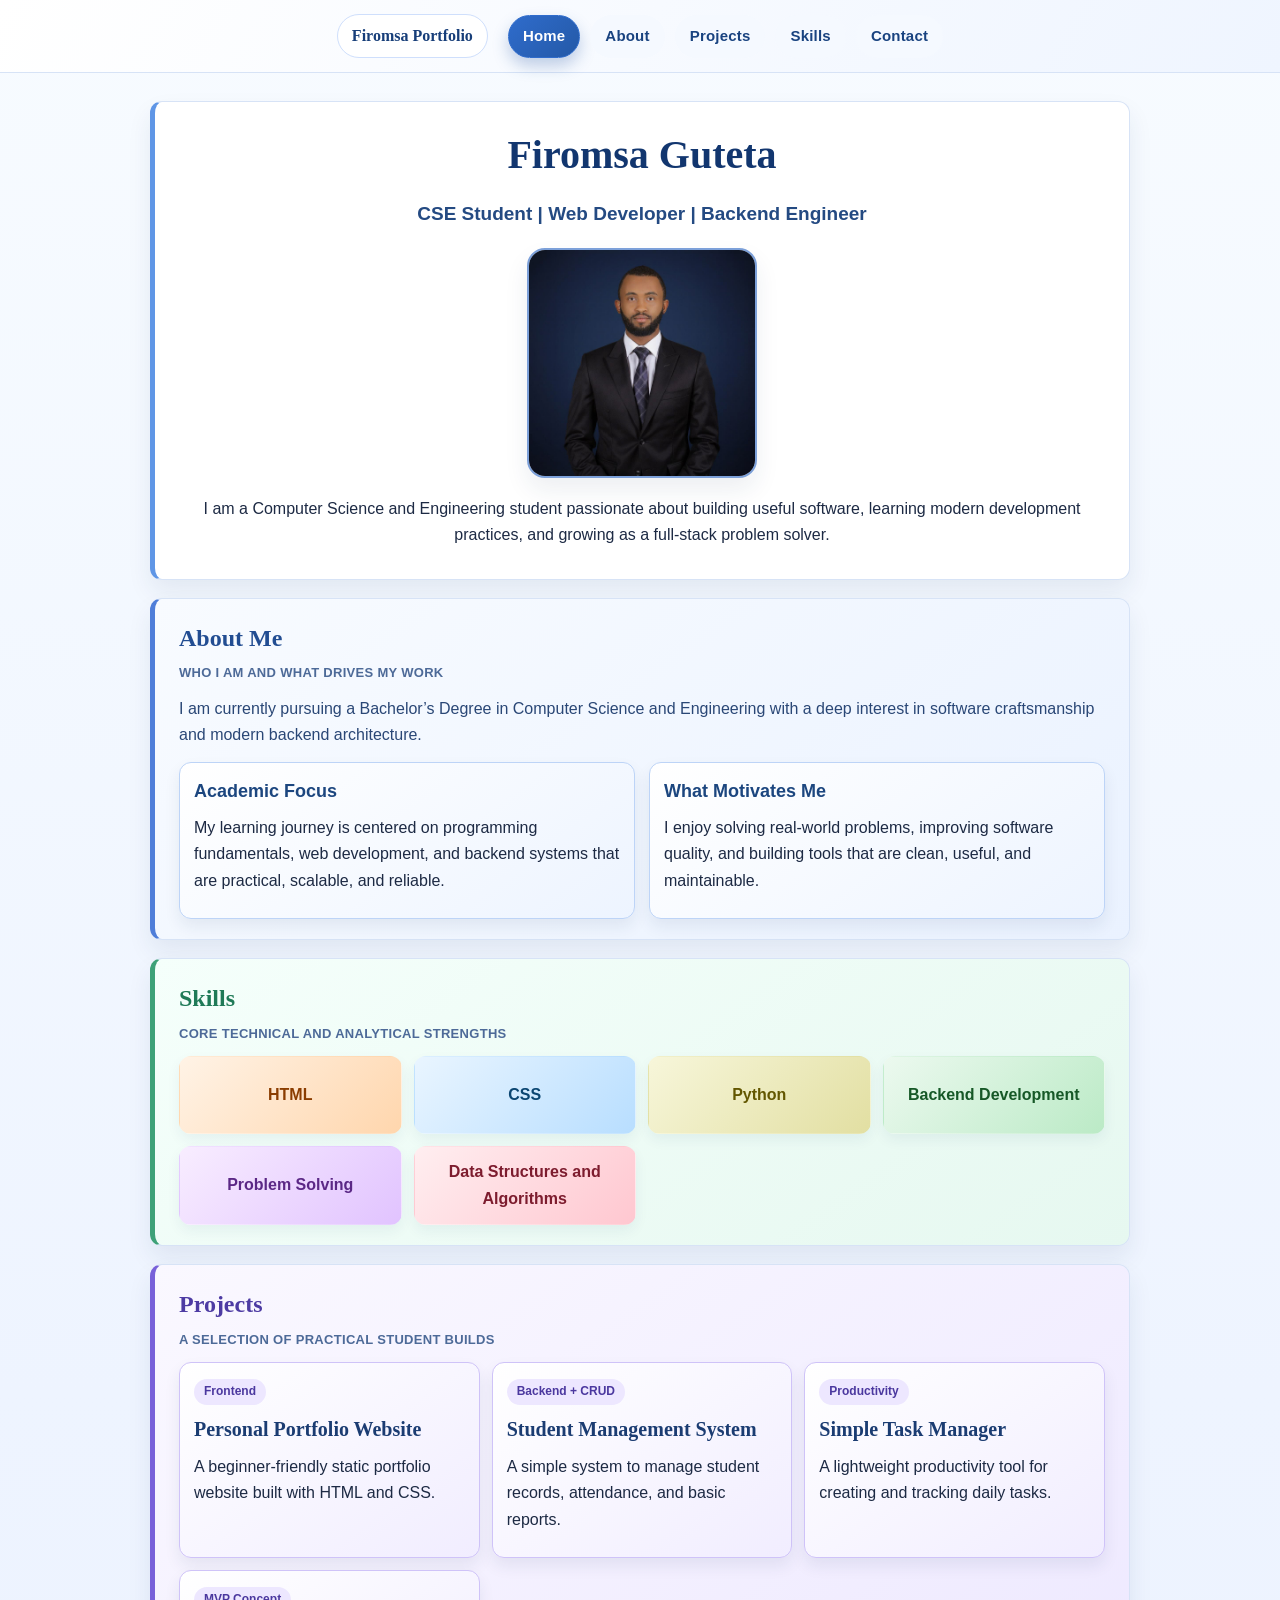
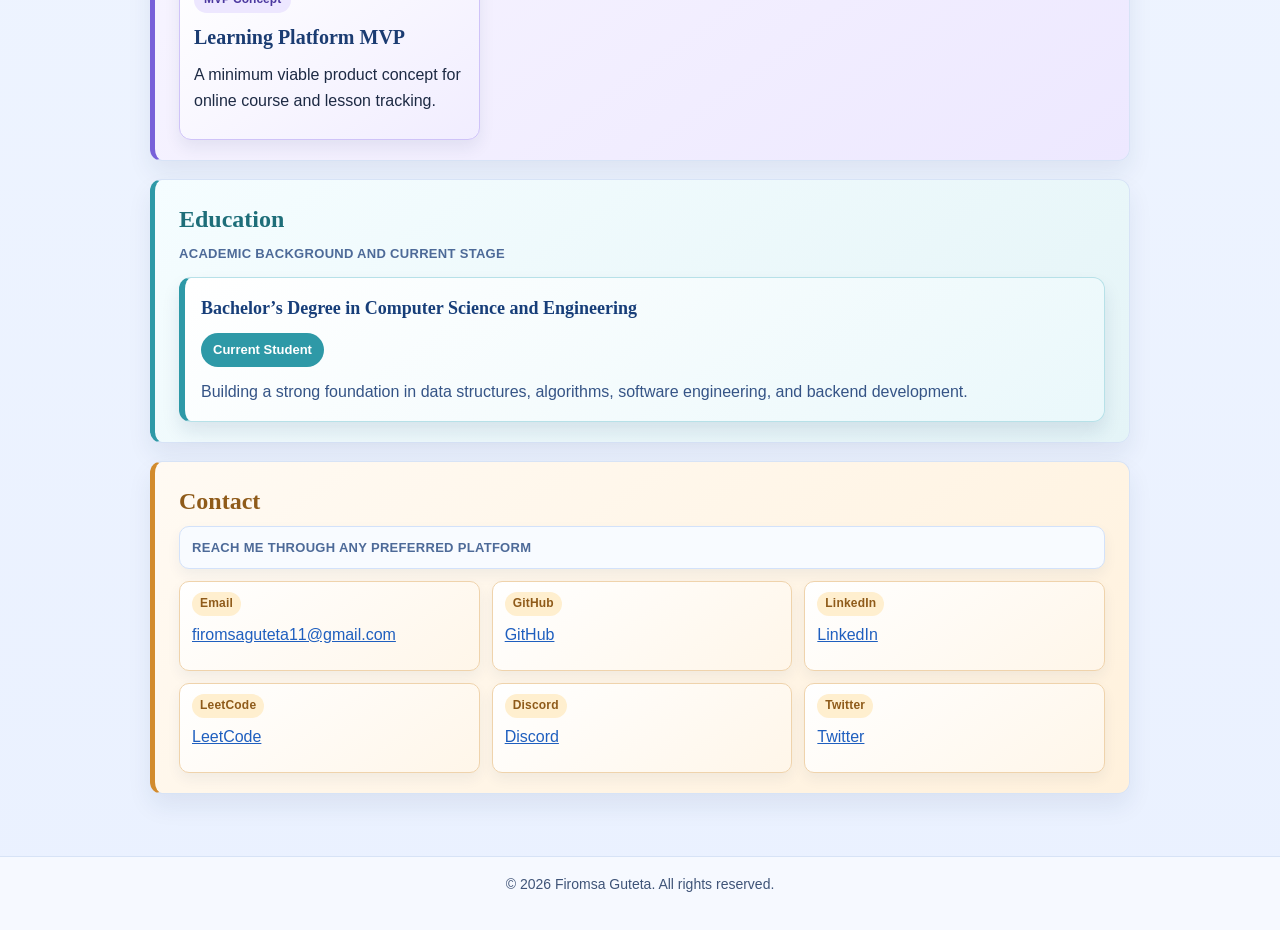
<file: index.html>
<!doctype html>
<html lang="en">
  <head>
    <meta charset="UTF-8" />
    <meta name="viewport" content="width=device-width, initial-scale=1.0" />
    <title>Firomsa Guteta | Portfolio</title>
    <link rel="stylesheet" href="index.css" />
  </head>
  <body>
    <header class="site-header">
      <div class="container">
        <nav class="site-nav" aria-label="Main Navigation">
          <span class="nav-brand">Firomsa Portfolio</span>
          <a class="active" href="index.html">Home</a>
          <a href="about.html">About</a>
          <a href="projects.html">Projects</a>
          <a href="skills.html">Skills</a>
          <a href="contact.html">Contact</a>
        </nav>
      </div>
    </header>

    <main class="container">
      <section class="intro">
        <h1>Firomsa Guteta</h1>
        <h2>CSE Student | Web Developer | Backend Engineer</h2>
        <div class="profile-photo-box">
          <img
            class="profile-photo"
            src="images/profile.jpg"
            alt="Firomsa Guteta profile photo"
          />
        </div>
        <p class="photo-help"></p>
        <p>
          I am a Computer Science and Engineering student passionate about
          building useful software, learning modern development practices, and
          growing as a full-stack problem solver.
        </p>
      </section>

      <section id="about">
        <div class="section-header">
          <h3>About Me</h3>
          <p class="section-kicker">Who I am and what drives my work</p>
        </div>
        <p class="section-lead">
          I am currently pursuing a Bachelor&rsquo;s Degree in Computer Science
          and Engineering with a deep interest in software craftsmanship and
          modern backend architecture.
        </p>
        <div class="about-grid">
          <article class="about-card">
            <h4>Academic Focus</h4>
            <p>
              My learning journey is centered on programming fundamentals, web
              development, and backend systems that are practical, scalable, and
              reliable.
            </p>
          </article>
          <article class="about-card">
            <h4>What Motivates Me</h4>
            <p>
              I enjoy solving real-world problems, improving software quality,
              and building tools that are clean, useful, and maintainable.
            </p>
          </article>
        </div>
      </section>

      <section id="skills">
        <div class="section-header">
          <h3>Skills</h3>
          <p class="section-kicker">Core technical and analytical strengths</p>
        </div>
        <ul class="skills-grid">
          <li class="skill-card skill-html">HTML</li>
          <li class="skill-card skill-css">CSS</li>
          <li class="skill-card skill-python">Python</li>
          <li class="skill-card skill-backend">Backend Development</li>
          <li class="skill-card skill-problem">Problem Solving</li>
          <li class="skill-card skill-dsa">Data Structures and Algorithms</li>
        </ul>
      </section>

      <section id="projects">
        <div class="section-header">
          <h3>Projects</h3>
          <p class="section-kicker">A selection of practical student builds</p>
        </div>
        <div class="project-grid">
          <article class="project-card">
            <p class="project-badge">Frontend</p>
            <h4 class="project-title">Personal Portfolio Website</h4>
            <p>
              A beginner-friendly static portfolio website built with HTML and
              CSS.
            </p>
          </article>
          <article class="project-card">
            <p class="project-badge">Backend + CRUD</p>
            <h4 class="project-title">Student Management System</h4>
            <p>
              A simple system to manage student records, attendance, and basic
              reports.
            </p>
          </article>
          <article class="project-card">
            <p class="project-badge">Productivity</p>
            <h4 class="project-title">Simple Task Manager</h4>
            <p>
              A lightweight productivity tool for creating and tracking daily
              tasks.
            </p>
          </article>
          <article class="project-card">
            <p class="project-badge">MVP Concept</p>
            <h4 class="project-title">Learning Platform MVP</h4>
            <p>
              A minimum viable product concept for online course and lesson
              tracking.
            </p>
          </article>
        </div>
      </section>

      <section id="education">
        <div class="section-header">
          <h3>Education</h3>
          <p class="section-kicker">Academic background and current stage</p>
        </div>
        <div class="education-card">
          <p class="edu-degree">
            Bachelor&rsquo;s Degree in Computer Science and Engineering
          </p>
          <p class="edu-status">Current Student</p>
          <p class="edu-note">
            Building a strong foundation in data structures, algorithms,
            software engineering, and backend development.
          </p>
        </div>
      </section>

      <section id="contact">
        <div class="section-header">
          <h3>Contact</h3>
          <p class="section-kicker">Reach me through any preferred platform</p>
        </div>
        <div class="contact-grid">
          <p class="contact-row">
            <span class="contact-label">Email</span>
            <a href="mailto:firomsaguteta11@gmail.com"
              >firomsaguteta11@gmail.com</a
            >
          </p>
          <p class="contact-row">
            <span class="contact-label">GitHub</span>
            <a
              href="https://github.com/firogute"
              target="_blank"
              rel="noopener noreferrer"
              >GitHub</a
            >
          </p>
          <p class="contact-row">
            <span class="contact-label">LinkedIn</span>
            <a
              href="https://linkedin.com/in/firoguteta12"
              target="_blank"
              rel="noopener noreferrer"
              >LinkedIn</a
            >
          </p>
          <p class="contact-row">
            <span class="contact-label">LeetCode</span>
            <a
              href="https://leetcode.com/firogute"
              target="_blank"
              rel="noopener noreferrer"
              >LeetCode</a
            >
          </p>
          <p class="contact-row">
            <span class="contact-label">Discord</span>
            <a
              href="https://discord.com/users/firogute13"
              target="_blank"
              rel="noopener noreferrer"
              >Discord</a
            >
          </p>
          <p class="contact-row">
            <span class="contact-label">Twitter</span>
            <a
              href="https://twitter.com/FiroGute492"
              target="_blank"
              rel="noopener noreferrer"
              >Twitter</a
            >
          </p>
        </div>
      </section>
    </main>

    <footer>
      <div class="container">
        <p>&copy; 2026 Firomsa Guteta. All rights reserved.</p>
      </div>
    </footer>
  </body>
</html>
</file>
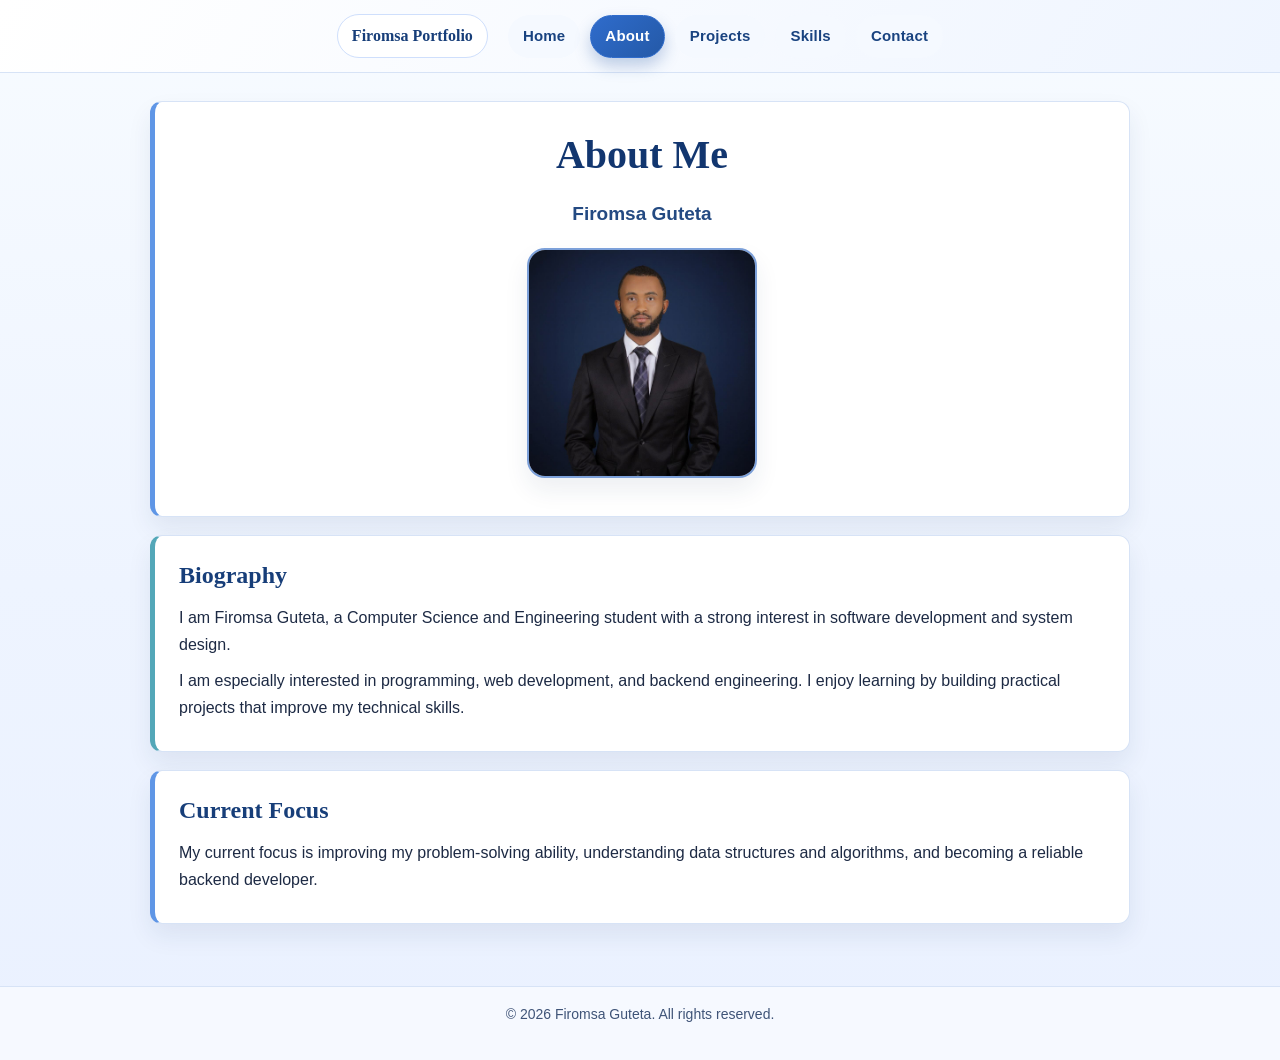
<file: about.html>
<!doctype html>
<html lang="en">
  <head>
    <meta charset="UTF-8" />
    <meta name="viewport" content="width=device-width, initial-scale=1.0" />
    <title>About | Firomsa Guteta</title>
    <link rel="stylesheet" href="about.css" />
  </head>
  <body>
    <header class="site-header">
      <div class="container">
        <nav class="site-nav" aria-label="Main Navigation">
          <span class="nav-brand">Firomsa Portfolio</span>
          <a href="index.html">Home</a>
          <a class="active" href="about.html">About</a>
          <a href="projects.html">Projects</a>
          <a href="skills.html">Skills</a>
          <a href="contact.html">Contact</a>
        </nav>
      </div>
    </header>

    <main class="container">
      <section class="intro">
        <h1>About Me</h1>
        <h2>Firomsa Guteta</h2>
        <div class="profile-photo-box">
          <img
            class="profile-photo"
            src="images/profile.jpg"
            alt="Firomsa Guteta profile photo"
          />
        </div>
        <p class="photo-help"></p>
      </section>

      <section>
        <h3>Biography</h3>
        <p>
          I am Firomsa Guteta, a Computer Science and Engineering student with a
          strong interest in software development and system design.
        </p>
        <p>
          I am especially interested in programming, web development, and
          backend engineering. I enjoy learning by building practical projects
          that improve my technical skills.
        </p>
      </section>

      <section>
        <h3>Current Focus</h3>
        <p>
          My current focus is improving my problem-solving ability,
          understanding data structures and algorithms, and becoming a reliable
          backend developer.
        </p>
      </section>
    </main>

    <footer>
      <div class="container">
        <p>&copy; 2026 Firomsa Guteta. All rights reserved.</p>
      </div>
    </footer>
  </body>
</html>
</file>
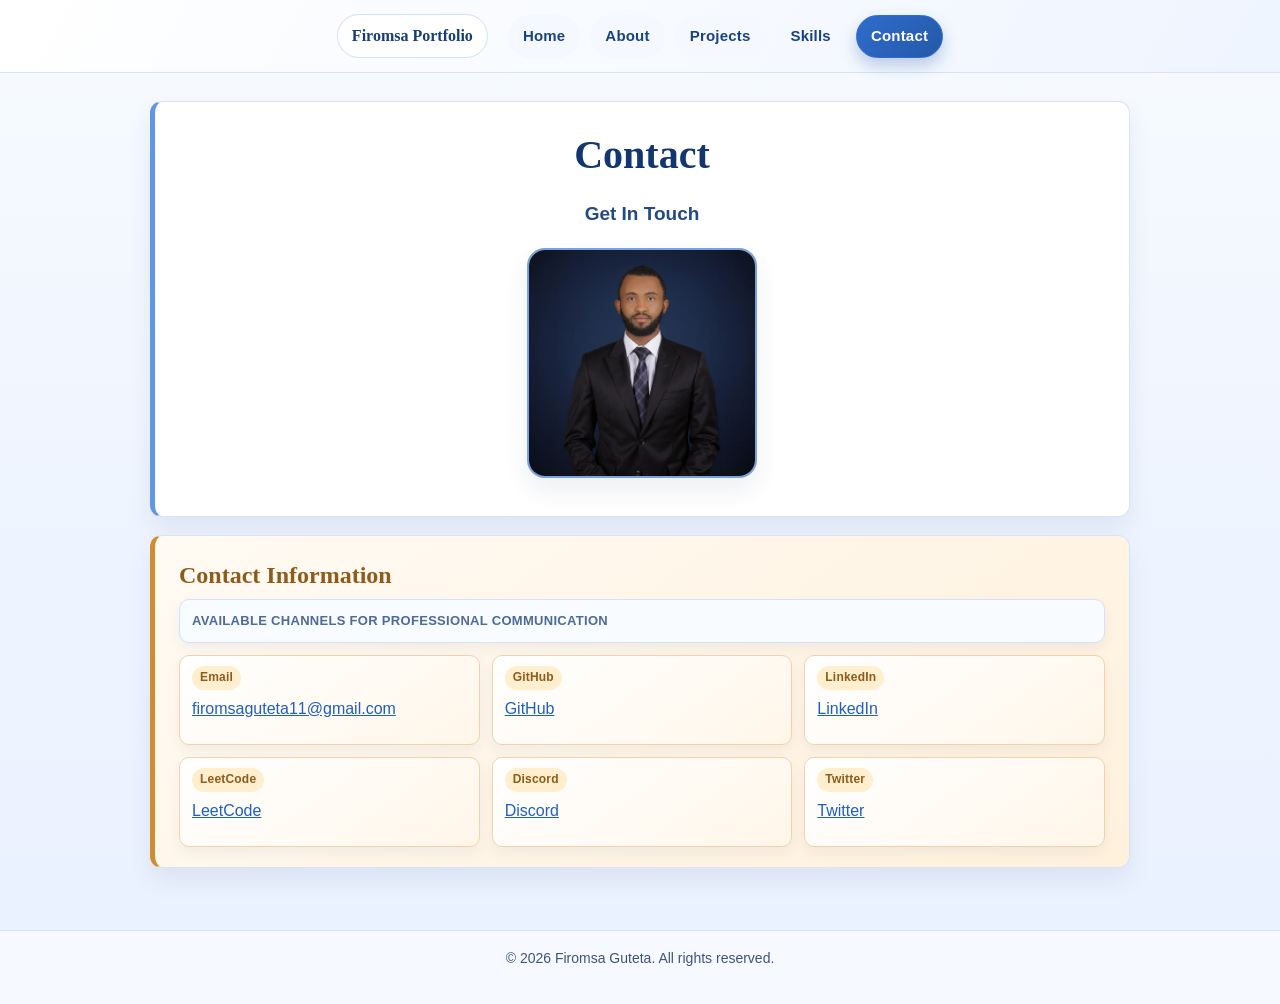
<file: contact.html>
<!doctype html>
<html lang="en">
  <head>
    <meta charset="UTF-8" />
    <meta name="viewport" content="width=device-width, initial-scale=1.0" />
    <title>Contact | Firomsa Guteta</title>
    <link rel="stylesheet" href="contact.css" />
  </head>
  <body>
    <header class="site-header">
      <div class="container">
        <nav class="site-nav" aria-label="Main Navigation">
          <span class="nav-brand">Firomsa Portfolio</span>
          <a href="index.html">Home</a>
          <a href="about.html">About</a>
          <a href="projects.html">Projects</a>
          <a href="skills.html">Skills</a>
          <a class="active" href="contact.html">Contact</a>
        </nav>
      </div>
    </header>

    <main class="container">
      <section class="intro">
        <h1>Contact</h1>
        <h2>Get In Touch</h2>
        <div class="profile-photo-box">
          <img
            class="profile-photo"
            src="images/profile.jpg"
            alt="Firomsa Guteta profile photo"
          />
        </div>
        <p class="photo-help"></p>
      </section>

      <section id="contact">
        <div class="section-header">
          <h3>Contact Information</h3>
          <p class="section-kicker">
            Available channels for professional communication
          </p>
        </div>
        <div class="contact-grid">
          <p class="contact-row">
            <span class="contact-label">Email</span>
            <a href="mailto:firomsaguteta11@gmail.com"
              >firomsaguteta11@gmail.com</a
            >
          </p>
          <p class="contact-row">
            <span class="contact-label">GitHub</span>
            <a
              href="https://github.com/firogute"
              target="_blank"
              rel="noopener noreferrer"
              >GitHub</a
            >
          </p>
          <p class="contact-row">
            <span class="contact-label">LinkedIn</span>
            <a
              href="https://linkedin.com/in/firoguteta12"
              target="_blank"
              rel="noopener noreferrer"
              >LinkedIn</a
            >
          </p>
          <p class="contact-row">
            <span class="contact-label">LeetCode</span>
            <a
              href="https://leetcode.com/firogute"
              target="_blank"
              rel="noopener noreferrer"
              >LeetCode</a
            >
          </p>
          <p class="contact-row">
            <span class="contact-label">Discord</span>
            <a
              href="https://discord.com/users/firogute13"
              target="_blank"
              rel="noopener noreferrer"
              >Discord</a
            >
          </p>
          <p class="contact-row">
            <span class="contact-label">Twitter</span>
            <a
              href="https://twitter.com/FiroGute492"
              target="_blank"
              rel="noopener noreferrer"
              >Twitter</a
            >
          </p>
        </div>
      </section>
    </main>

    <footer>
      <div class="container">
        <p>&copy; 2026 Firomsa Guteta. All rights reserved.</p>
      </div>
    </footer>
  </body>
</html>
</file>
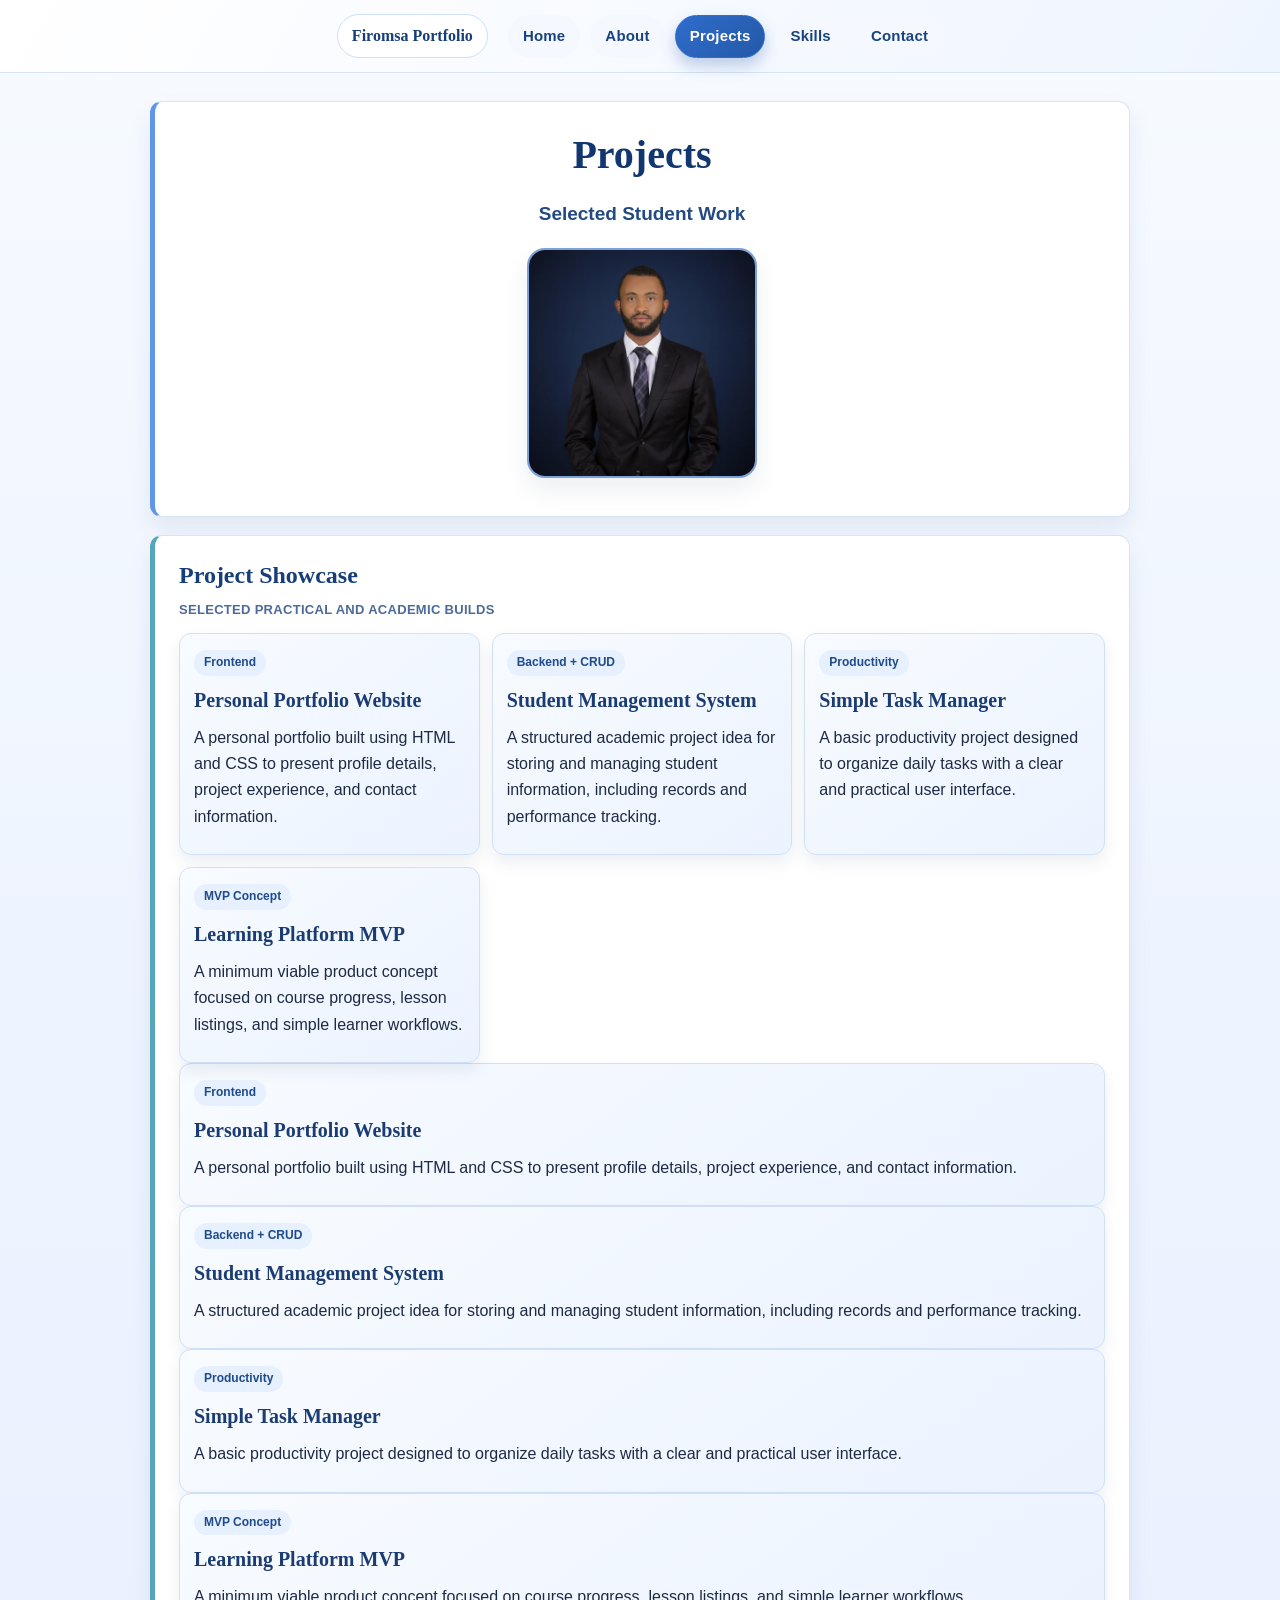
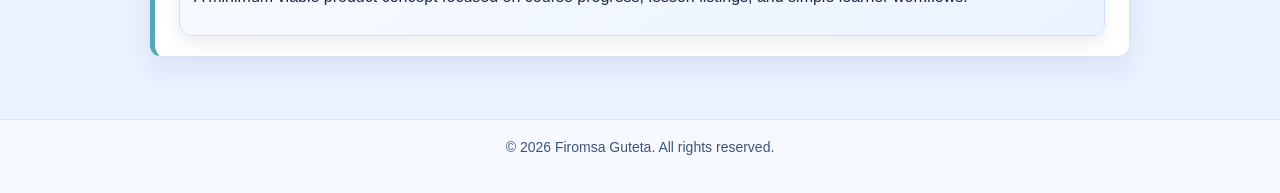
<file: projects.html>
<!doctype html>
<html lang="en">
  <head>
    <meta charset="UTF-8" />
    <meta name="viewport" content="width=device-width, initial-scale=1.0" />
    <title>Projects | Firomsa Guteta</title>
    <link rel="stylesheet" href="projects.css" />
  </head>
  <body>
    <header class="site-header">
      <div class="container">
        <nav class="site-nav" aria-label="Main Navigation">
          <span class="nav-brand">Firomsa Portfolio</span>
          <a href="index.html">Home</a>
          <a href="about.html">About</a>
          <a class="active" href="projects.html">Projects</a>
          <a href="skills.html">Skills</a>
          <a href="contact.html">Contact</a>
        </nav>
      </div>
    </header>

    <main class="container">
      <section class="intro">
        <h1>Projects</h1>
        <h2>Selected Student Work</h2>
        <div class="profile-photo-box">
          <img
            class="profile-photo"
            src="images/profile.jpg"
            alt="Firomsa Guteta profile photo"
          />
        </div>
        <p class="photo-help"></p>
      </section>

      <section>
        <div class="section-header">
          <h3>Project Showcase</h3>
          <p class="section-kicker">Selected practical and academic builds</p>
        </div>
        <div class="project-grid">
          <article class="project-card">
            <p class="project-badge">Frontend</p>
            <h4 class="project-title">Personal Portfolio Website</h4>
            <p>
              A personal portfolio built using HTML and CSS to present profile
              details, project experience, and contact information.
            </p>
          </article>
          <article class="project-card">
            <p class="project-badge">Backend + CRUD</p>
            <h4 class="project-title">Student Management System</h4>
            <p>
              A structured academic project idea for storing and managing
              student information, including records and performance tracking.
            </p>
          </article>
          <article class="project-card">
            <p class="project-badge">Productivity</p>
            <h4 class="project-title">Simple Task Manager</h4>
            <p>
              A basic productivity project designed to organize daily tasks with
              a clear and practical user interface.
            </p>
          </article>
          <article class="project-card">
            <p class="project-badge">MVP Concept</p>
            <h4 class="project-title">Learning Platform MVP</h4>
            <p>
              A minimum viable product concept focused on course progress,
              lesson listings, and simple learner workflows.
            </p>
          </article>
        </div>
          <article class="project-card project-frontend">
            <p class="project-badge">Frontend</p>
            <h4 class="project-title">Personal Portfolio Website</h4>
            <p>
              A personal portfolio built using HTML and CSS to present profile
              details, project experience, and contact information.
            </p>
          </article>
          <article class="project-card project-backend">
            <p class="project-badge">Backend + CRUD</p>
            <h4 class="project-title">Student Management System</h4>
            <p>
              A structured academic project idea for storing and managing
              student information, including records and performance tracking.
            </p>
          </article>
          <article class="project-card project-productivity">
            <p class="project-badge">Productivity</p>
            <h4 class="project-title">Simple Task Manager</h4>
            <p>
              A basic productivity project designed to organize daily tasks with
              a clear and practical user interface.
            </p>
          </article>
          <article class="project-card project-mvp">
            <p class="project-badge">MVP Concept</p>
            <h4 class="project-title">Learning Platform MVP</h4>
            <p>
              A minimum viable product concept focused on course progress,
              lesson listings, and simple learner workflows.
            </p>
          </article>
        </div>
      </section>
    </main>

    <footer>
      <div class="container">
        <p>&copy; 2026 Firomsa Guteta. All rights reserved.</p>
      </div>
    </footer>
  </body>
</html>
</file>
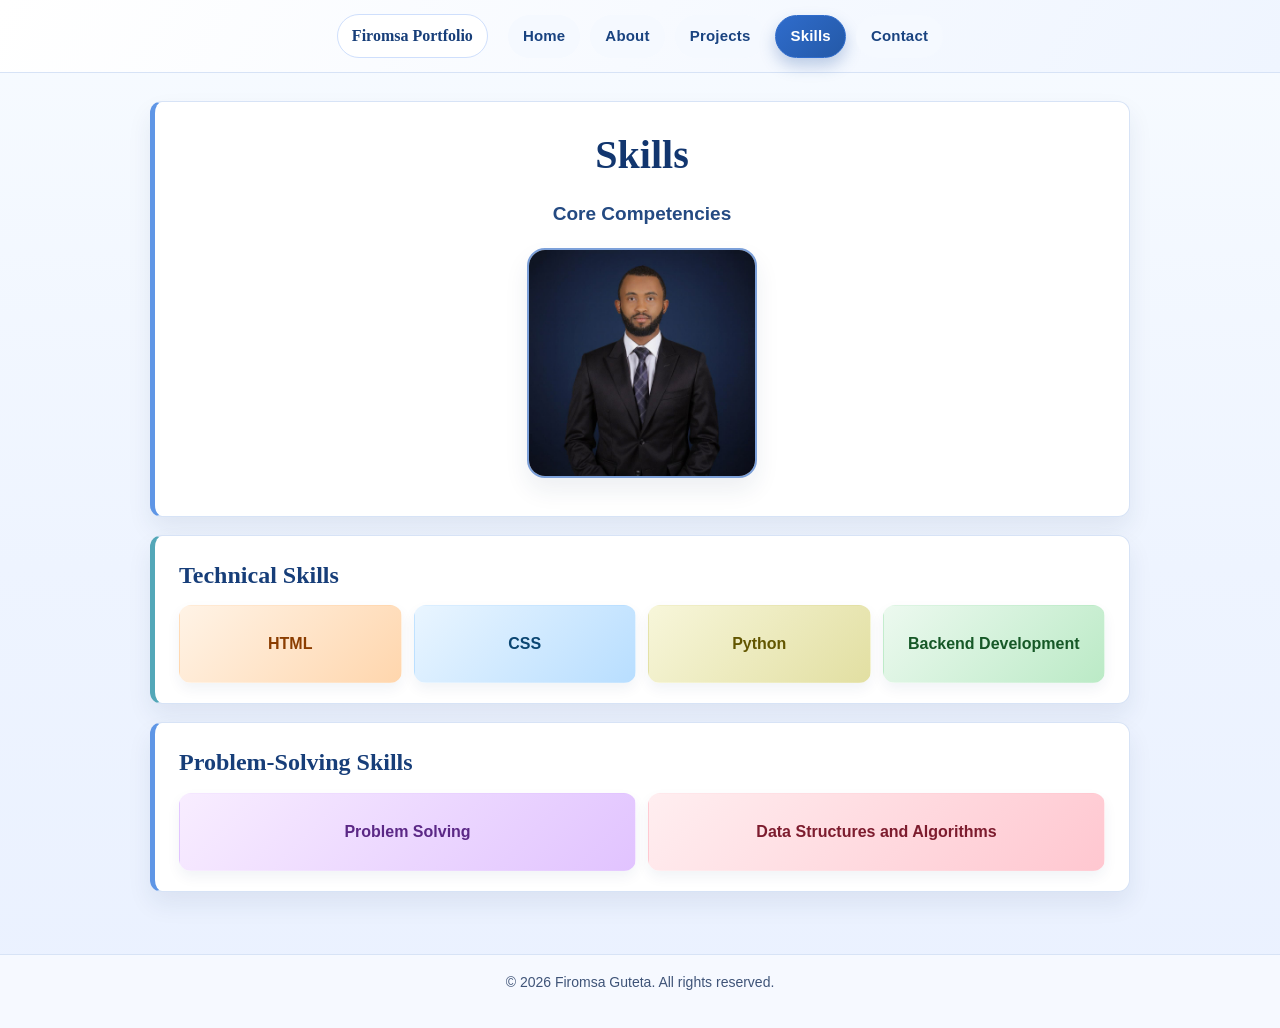
<file: skills.html>
<!doctype html>
<html lang="en">
  <head>
    <meta charset="UTF-8" />
    <meta name="viewport" content="width=device-width, initial-scale=1.0" />
    <title>Skills | Firomsa Guteta</title>
    <link rel="stylesheet" href="skills.css" />
  </head>
  <body>
    <header class="site-header">
      <div class="container">
        <nav class="site-nav" aria-label="Main Navigation">
          <span class="nav-brand">Firomsa Portfolio</span>
          <a href="index.html">Home</a>
          <a href="about.html">About</a>
          <a href="projects.html">Projects</a>
          <a class="active" href="skills.html">Skills</a>
          <a href="contact.html">Contact</a>
        </nav>
      </div>
    </header>

    <main class="container">
      <section class="intro">
        <h1>Skills</h1>
        <h2>Core Competencies</h2>
        <div class="profile-photo-box">
          <img
            class="profile-photo"
            src="images/profile.jpg"
            alt="Firomsa Guteta profile photo"
          />
        </div>
        <p class="photo-help"></p>
      </section>

      <section>
        <h3>Technical Skills</h3>
        <ul class="skills-grid">
          <li class="skill-card skill-html">HTML</li>
          <li class="skill-card skill-css">CSS</li>
          <li class="skill-card skill-python">Python</li>
          <li class="skill-card skill-backend">Backend Development</li>
        </ul>
      </section>

      <section>
        <h3>Problem-Solving Skills</h3>
        <ul class="skills-grid">
          <li class="skill-card skill-problem">Problem Solving</li>
          <li class="skill-card skill-dsa">Data Structures and Algorithms</li>
        </ul>
      </section>
    </main>

    <footer>
      <div class="container">
        <p>&copy; 2026 Firomsa Guteta. All rights reserved.</p>
      </div>
    </footer>
  </body>
</html>
</file>
<file: index.css>
:root {
  --bg-main: #eef4ff;
  --bg-accent: #f7fbff;
  --card-bg: #ffffff;
  --card-muted: #f8fbff;
  --text-main: #1d2a44;
  --text-muted: #4f5f7a;
  --primary: #1f5fbf;
  --primary-dark: #174891;
  --border-soft: #d7e3f6;
  --shadow-soft: 0 12px 24px rgba(22, 48, 94, 0.08);
  --shadow-hover: 0 16px 28px rgba(22, 48, 94, 0.16);
  --font-body: "Segoe UI", Tahoma, Geneva, Verdana, sans-serif;
  --font-heading: "Georgia", "Times New Roman", Times, serif;
  --font-nav: "Trebuchet MS", "Segoe UI", sans-serif;
}

* {
  box-sizing: border-box;
}

body {
  margin: 0;
  padding: 0;
  background: linear-gradient(
    180deg,
    var(--bg-accent) 0%,
    var(--bg-main) 55%,
    #eaf1ff 100%
  );
  color: var(--text-main);
  font-family: var(--font-body);
  line-height: 1.65;
}

.container {
  width: 92%;
  max-width: 980px;
  margin: 0 auto;
}

.site-header {
  border-bottom: 1px solid var(--border-soft);
  padding: 14px 0;
  background: linear-gradient(120deg, #ffffff 0%, #eff5ff 100%);
  backdrop-filter: blur(6px);
  position: sticky;
  top: 0;
  z-index: 20;
}

.site-nav {
  display: flex;
  align-items: center;
  justify-content: center;
  flex-wrap: wrap;
  gap: 10px;
}

.nav-brand {
  margin-right: 10px;
  padding: 8px 14px;
  border-radius: 999px;
  border: 1px solid #cfdffc;
  background: #ffffff;
  color: #173e79;
  font-family: var(--font-heading);
  font-size: 16px;
  font-weight: 700;
}

.site-nav a {
  color: #194380;
  text-decoration: none;
  margin: 0;
  padding: 8px 14px;
  border-radius: 999px;
  border: 1px solid transparent;
  background: #f5f9ff;
  font-size: 15px;
  font-weight: 700;
  font-family: var(--font-nav);
  letter-spacing: 0.2px;
  transition:
    transform 0.18s ease,
    box-shadow 0.18s ease,
    background 0.18s ease,
    border-color 0.18s ease,
    color 0.18s ease;
}

.site-nav a:hover {
  color: #0f356b;
  background: #e9f2ff;
  border-color: #b5cdf6;
  box-shadow: 0 8px 16px rgba(22, 48, 94, 0.12);
  transform: translateY(-1px);
  text-decoration: none;
}

.site-nav a.active {
  color: #ffffff;
  background: linear-gradient(135deg, #2f6ccc, #2459a7);
  border-color: #2f6ccc;
  box-shadow: 0 8px 16px rgba(35, 86, 163, 0.28);
}

main {
  padding: 28px 0 44px;
}

.intro {
  text-align: center;
}

.intro h1 {
  margin: 0;
  font-family: var(--font-heading);
  font-size: 40px;
  font-weight: 700;
  color: #12366f;
}

.intro h2 {
  margin: 10px 0 18px;
  font-size: 19px;
  font-weight: 700;
  color: #244a82;
  font-family: var(--font-nav);
}

.profile-photo-box {
  width: 230px;
  height: 230px;
  margin: 0 auto 18px;
  border: 2px solid #7ca0d9;
  border-radius: 18px;
  background: #f2f7ff;
  display: flex;
  justify-content: center;
  align-items: center;
  overflow: hidden;
  box-shadow: var(--shadow-soft);
}

.profile-photo {
  width: 100%;
  height: 100%;
  object-fit: cover;
}

.photo-help {
  margin: 0 8px 14px;
  color: var(--text-muted);
  font-size: 13px;
  text-align: center;
}

section {
  margin: 0 0 18px;
  padding: 20px 24px;
  border: 1px solid var(--border-soft);
  border-left: 5px solid #79a7ee;
  border-radius: 12px;
  background: var(--card-bg);
  box-shadow: var(--shadow-soft);
  transition:
    transform 0.22s ease,
    box-shadow 0.22s ease,
    border-color 0.22s ease;
}

section:nth-of-type(odd) {
  border-left-color: #5f96e6;
}

section:nth-of-type(even) {
  border-left-color: #53a7b8;
}

section:hover {
  transform: translateY(-4px);
  box-shadow: var(--shadow-hover);
  border-color: #9bbcf0;
}

#about {
  border-left-color: #4f7ed9;
  background: linear-gradient(145deg, #f8fbff, #eaf2ff);
}

#about h3 {
  color: #224d92;
}

#about .about-card {
  border-color: #bdd4f7;
  background: linear-gradient(145deg, #ffffff, #edf4ff);
}

#skills {
  border-left-color: #3ea178;
  background: linear-gradient(145deg, #f5fffb, #e6f8f0);
}

#skills h3 {
  color: #1f7a57;
}

#projects {
  border-left-color: #7861d9;
  background: linear-gradient(145deg, #faf8ff, #ede8ff);
}

#projects h3 {
  color: #4d3ba3;
}

#projects .project-card {
  border-color: #cfc3f8;
  background: linear-gradient(145deg, #ffffff, #f1edff);
}

#projects .project-badge {
  background: #ede7ff;
  color: #4b389f;
}

/* Unique colors for each project card */
#projects .project-frontend {
  border-color: #7ecfff;
  background: linear-gradient(145deg, #eaf7ff, #f7fcff);
}
#projects .project-backend {
  border-color: #7ed9b6;
  background: linear-gradient(145deg, #eafff7, #f7fffc);
}
#projects .project-productivity {
  border-color: #ffe07e;
  background: linear-gradient(145deg, #fffbe7, #fffdf7);
}
#projects .project-mvp {
  border-color: #ffb47e;
  background: linear-gradient(145deg, #fff2ea, #fffaf7);
}

#education {
  border-left-color: #2e99a7;
  background: linear-gradient(145deg, #f5fdff, #e4f4f7);
}

#education h3 {
  color: #1e6e79;
}

#education .education-card {
  border-color: #b7e1e8;
  border-left-color: #2e99a7;
  background: linear-gradient(145deg, #ffffff, #eaf8fb);
}

#education .edu-status {
  background: #2e99a7;
}

#contact {
  border-left-color: #d28b2d;
  background: linear-gradient(145deg, #fffaf3, #fff1dc);
}

#contact h3 {
  color: #8f5b1a;
}

#contact .contact-row {
  border-color: #efd3ac;
  background: linear-gradient(145deg, #ffffff, #fff6e9);
}

#contact .contact-label {
  background: #ffefcf;
  color: #8f5b1a;
}

section h3 {
  margin-top: 0;
  margin-bottom: 10px;
  font-size: 24px;
  font-family: var(--font-heading);
  color: #173e79;
}

.section-header {
  margin-bottom: 12px;
}

.section-header h3 {
  margin-bottom: 4px;
}

.section-kicker {
  margin: 0;
  color: #4d6a98;
  font-size: 13px;
  font-weight: 700;
  letter-spacing: 0.3px;
  text-transform: uppercase;
  font-family: var(--font-nav);
}

p {
  margin: 0 0 10px;
}

.section-lead {
  font-size: 16px;
  color: #2a4776;
  margin-bottom: 14px;
}

.about-grid {
  display: grid;
  grid-template-columns: repeat(auto-fit, minmax(240px, 1fr));
  gap: 14px;
}

.about-card {
  border: 1px solid #cfe0f8;
  background: linear-gradient(145deg, #f7fbff, #eaf3ff);
  border-radius: 12px;
  padding: 14px;
  box-shadow: 0 8px 16px rgba(22, 48, 94, 0.08);
}

.about-card h4 {
  margin: 0 0 8px;
  color: #1c467f;
  font-size: 18px;
  font-family: var(--font-nav);
}

.education-card {
  border: 1px solid #c7dbfa;
  border-left: 6px solid #2f6ccc;
  border-radius: 12px;
  background: linear-gradient(145deg, #f8fbff, #e8f2ff);
  padding: 16px;
  box-shadow: 0 10px 18px rgba(22, 48, 94, 0.1);
}

.edu-degree {
  margin: 0 0 10px;
  font-size: 18px;
  font-family: var(--font-heading);
  color: #173e79;
  font-weight: 700;
}

.edu-status {
  display: inline-block;
  margin: 0 0 12px;
  padding: 6px 12px;
  border-radius: 999px;
  background: #2f6ccc;
  color: #ffffff;
  font-weight: 700;
  font-size: 13px;
  font-family: var(--font-nav);
}

.edu-note {
  margin: 0;
  color: #355486;
}

ul {
  margin: 0;
  padding-left: 0;
  list-style: none;
  display: grid;
  gap: 10px;
  grid-template-columns: repeat(auto-fit, minmax(230px, 1fr));
}

li {
  margin-bottom: 0;
  background: var(--card-muted);
  border: 1px solid #d3e2fa;
  border-radius: 10px;
  padding: 10px 12px;
  box-shadow: 0 6px 14px rgba(22, 48, 94, 0.06);
  transition:
    transform 0.2s ease,
    box-shadow 0.2s ease,
    border-color 0.2s ease;
}

li:hover {
  transform: translateY(-2px);
  box-shadow: 0 10px 18px rgba(22, 48, 94, 0.12);
  border-color: #97b8ec;
}

.skills-grid {
  grid-template-columns: repeat(auto-fit, minmax(180px, 1fr));
  gap: 12px;
}

.skills-grid li {
  min-height: 78px;
  display: flex;
  align-items: center;
  justify-content: center;
  text-align: center;
  padding: 12px;
  border-radius: 12px;
  font-weight: 700;
  font-family: var(--font-nav);
  border: 1px solid transparent;
}

.skill-html {
  background: linear-gradient(135deg, #fff3e6, #ffd6ad);
  border-color: #ffc285;
  color: #8b3d00;
}

.skill-css {
  background: linear-gradient(135deg, #e9f5ff, #b8deff);
  border-color: #8ec9ff;
  color: #0b4672;
}

.skill-python {
  background: linear-gradient(135deg, #f7f6da, #e2dfa2);
  border-color: #d4cf7b;
  color: #625600;
}

.skill-backend {
  background: linear-gradient(135deg, #ecf9ef, #bbeac6);
  border-color: #9ad7a9;
  color: #165827;
}

.skill-problem {
  background: linear-gradient(135deg, #f8edff, #e1c3ff);
  border-color: #cca3f3;
  color: #5b2886;
}

.skill-dsa {
  background: linear-gradient(135deg, #ffeef0, #ffc7d0);
  border-color: #f6a1af;
  color: #7d1c2e;
}

.project-grid {
  display: grid;
  grid-template-columns: repeat(auto-fit, minmax(230px, 1fr));
  gap: 12px;
}

.project-card {
  margin: 0;
  border: 1px solid #cfe0f8;
  border-radius: 12px;
  padding: 14px;
  background: linear-gradient(145deg, #f8fbff, #ebf3ff);
  box-shadow: 0 8px 16px rgba(22, 48, 94, 0.08);
  transition:
    transform 0.2s ease,
    box-shadow 0.2s ease,
    border-color 0.2s ease;
}

.project-card:hover {
  transform: translateY(-2px);
  box-shadow: 0 12px 22px rgba(22, 48, 94, 0.14);
  border-color: #a8c5f3;
}

.project-badge {
  display: inline-block;
  margin: 0 0 8px;
  padding: 3px 10px;
  border-radius: 999px;
  background: #e6f0ff;
  color: #1f4b8a;
  font-size: 12px;
  font-weight: 700;
  font-family: var(--font-nav);
}

.project-title {
  margin: 0 0 8px;
  font-weight: 700;
  color: #1b3c72;
  font-family: var(--font-heading);
  font-size: 20px;
}

a {
  color: var(--primary);
  word-break: break-word;
}

a:hover {
  color: var(--primary-dark);
}

footer {
  border-top: 1px solid var(--border-soft);
  background: #f6f9ff;
  padding: 16px 0 24px;
  text-align: center;
  font-size: 14px;
  color: #3f5478;
}

#contact p,
.contact-row {
  background: var(--card-muted);
  border: 1px solid #d3e2fa;
  border-radius: 10px;
  padding: 10px 12px;
  box-shadow: 0 6px 14px rgba(22, 48, 94, 0.06);
  transition:
    transform 0.2s ease,
    box-shadow 0.2s ease,
    border-color 0.2s ease;
}

.contact-grid {
  display: grid;
  grid-template-columns: repeat(auto-fit, minmax(260px, 1fr));
  gap: 12px;
}

.contact-row {
  margin: 0;
  display: flex;
  flex-direction: column;
  gap: 6px;
  min-height: 90px;
}

.contact-label {
  display: inline-block;
  width: fit-content;
  padding: 2px 8px;
  border-radius: 999px;
  background: #e8f1ff;
  color: #1f4b8a;
  font-size: 12px;
  font-weight: 700;
  font-family: var(--font-nav);
  letter-spacing: 0.2px;
}

#contact p:hover,
.contact-row:hover {
  transform: translateY(-2px);
  box-shadow: 0 10px 18px rgba(22, 48, 94, 0.12);
  border-color: #97b8ec;
}

@media (max-width: 640px) {
  .site-nav a {
    font-size: 14px;
    padding: 7px 11px;
  }

  .nav-brand {
    width: 100%;
    margin-right: 0;
  }

  section {
    padding: 16px;
  }

  .intro h1 {
    font-size: 32px;
  }

  .skills-grid {
    grid-template-columns: 1fr;
  }

  ul {
    grid-template-columns: 1fr;
  }

  .about-grid,
  .contact-grid,
  .project-grid {
    grid-template-columns: 1fr;
  }
}
</file>
<file: about.css>
:root {
  --bg-main: #eef4ff;
  --bg-accent: #f7fbff;
  --card-bg: #ffffff;
  --card-muted: #f8fbff;
  --text-main: #1d2a44;
  --text-muted: #4f5f7a;
  --primary: #1f5fbf;
  --primary-dark: #174891;
  --border-soft: #d7e3f6;
  --shadow-soft: 0 12px 24px rgba(22, 48, 94, 0.08);
  --shadow-hover: 0 16px 28px rgba(22, 48, 94, 0.16);
  --font-body: "Segoe UI", Tahoma, Geneva, Verdana, sans-serif;
  --font-heading: "Georgia", "Times New Roman", Times, serif;
  --font-nav: "Trebuchet MS", "Segoe UI", sans-serif;
}

* {
  box-sizing: border-box;
}

body {
  margin: 0;
  padding: 0;
  background: linear-gradient(
    180deg,
    var(--bg-accent) 0%,
    var(--bg-main) 55%,
    #eaf1ff 100%
  );
  color: var(--text-main);
  font-family: var(--font-body);
  line-height: 1.65;
}

.container {
  width: 92%;
  max-width: 980px;
  margin: 0 auto;
}

.site-header {
  border-bottom: 1px solid var(--border-soft);
  padding: 14px 0;
  background: linear-gradient(120deg, #ffffff 0%, #eff5ff 100%);
  backdrop-filter: blur(6px);
  position: sticky;
  top: 0;
  z-index: 20;
}

.site-nav {
  display: flex;
  align-items: center;
  justify-content: center;
  flex-wrap: wrap;
  gap: 10px;
}

.nav-brand {
  margin-right: 10px;
  padding: 8px 14px;
  border-radius: 999px;
  border: 1px solid #cfdffc;
  background: #ffffff;
  color: #173e79;
  font-family: var(--font-heading);
  font-size: 16px;
  font-weight: 700;
}

.site-nav a {
  color: #194380;
  text-decoration: none;
  margin: 0;
  padding: 8px 14px;
  border-radius: 999px;
  border: 1px solid transparent;
  background: #f5f9ff;
  font-size: 15px;
  font-weight: 700;
  font-family: var(--font-nav);
  letter-spacing: 0.2px;
  transition:
    transform 0.18s ease,
    box-shadow 0.18s ease,
    background 0.18s ease,
    border-color 0.18s ease,
    color 0.18s ease;
}

.site-nav a:hover {
  color: #0f356b;
  background: #e9f2ff;
  border-color: #b5cdf6;
  box-shadow: 0 8px 16px rgba(22, 48, 94, 0.12);
  transform: translateY(-1px);
  text-decoration: none;
}

.site-nav a.active {
  color: #ffffff;
  background: linear-gradient(135deg, #2f6ccc, #2459a7);
  border-color: #2f6ccc;
  box-shadow: 0 8px 16px rgba(35, 86, 163, 0.28);
}

main {
  padding: 28px 0 44px;
}

.intro {
  text-align: center;
}

.intro h1 {
  margin: 0;
  font-family: var(--font-heading);
  font-size: 40px;
  font-weight: 700;
  color: #12366f;
}

.intro h2 {
  margin: 10px 0 18px;
  font-size: 19px;
  font-weight: 700;
  color: #244a82;
  font-family: var(--font-nav);
}

.profile-photo-box {
  width: 230px;
  height: 230px;
  margin: 0 auto 18px;
  border: 2px solid #7ca0d9;
  border-radius: 18px;
  background: #f2f7ff;
  display: flex;
  justify-content: center;
  align-items: center;
  overflow: hidden;
  box-shadow: var(--shadow-soft);
}

.profile-photo {
  width: 100%;
  height: 100%;
  object-fit: cover;
}

.photo-help {
  margin: 0 8px 14px;
  color: var(--text-muted);
  font-size: 13px;
  text-align: center;
}

section {
  margin: 0 0 18px;
  padding: 20px 24px;
  border: 1px solid var(--border-soft);
  border-left: 5px solid #79a7ee;
  border-radius: 12px;
  background: var(--card-bg);
  box-shadow: var(--shadow-soft);
  transition:
    transform 0.22s ease,
    box-shadow 0.22s ease,
    border-color 0.22s ease;
}

section:nth-of-type(odd) {
  border-left-color: #5f96e6;
}

section:nth-of-type(even) {
  border-left-color: #53a7b8;
}

section:hover {
  transform: translateY(-4px);
  box-shadow: var(--shadow-hover);
  border-color: #9bbcf0;
}

#about {
  border-left-color: #4f7ed9;
  background: linear-gradient(145deg, #f8fbff, #eaf2ff);
}

#about h3 {
  color: #224d92;
}

#about .about-card {
  border-color: #bdd4f7;
  background: linear-gradient(145deg, #ffffff, #edf4ff);
}

/* Unique accent colors for Biography and Current Focus cards */
.bio-card {
  border-left: 6px solid #4f7ed9;
  background: linear-gradient(145deg, #f8fbff, #eaf2ff);
}
.focus-card {
  border-left: 6px solid #3ea178;
  background: linear-gradient(145deg, #f5fffb, #e6f8f0);
}

#skills {
  border-left-color: #3ea178;
  background: linear-gradient(145deg, #f5fffb, #e6f8f0);
}

#skills h3 {
  color: #1f7a57;
}

#projects {
  border-left-color: #7861d9;
  background: linear-gradient(145deg, #faf8ff, #ede8ff);
}

#projects h3 {
  color: #4d3ba3;
}

#projects .project-card {
  border-color: #cfc3f8;
  background: linear-gradient(145deg, #ffffff, #f1edff);
}

#projects .project-badge {
  background: #ede7ff;
  color: #4b389f;
}

#education {
  border-left-color: #2e99a7;
  background: linear-gradient(145deg, #f5fdff, #e4f4f7);
}

#education h3 {
  color: #1e6e79;
}

#education .education-card {
  border-color: #b7e1e8;
  border-left-color: #2e99a7;
  background: linear-gradient(145deg, #ffffff, #eaf8fb);
}

#education .edu-status {
  background: #2e99a7;
}

#contact {
  border-left-color: #d28b2d;
  background: linear-gradient(145deg, #fffaf3, #fff1dc);
}

#contact h3 {
  color: #8f5b1a;
}

#contact .contact-row {
  border-color: #efd3ac;
  background: linear-gradient(145deg, #ffffff, #fff6e9);
}

#contact .contact-label {
  background: #ffefcf;
  color: #8f5b1a;
}

section h3 {
  margin-top: 0;
  margin-bottom: 10px;
  font-size: 24px;
  font-family: var(--font-heading);
  color: #173e79;
}

.section-header {
  margin-bottom: 12px;
}

.section-header h3 {
  margin-bottom: 4px;
}

.section-kicker {
  margin: 0;
  color: #4d6a98;
  font-size: 13px;
  font-weight: 700;
  letter-spacing: 0.3px;
  text-transform: uppercase;
  font-family: var(--font-nav);
}

p {
  margin: 0 0 10px;
}

.section-lead {
  font-size: 16px;
  color: #2a4776;
  margin-bottom: 14px;
}

.about-grid {
  display: grid;
  grid-template-columns: repeat(auto-fit, minmax(240px, 1fr));
  gap: 14px;
}

.about-card {
  border: 1px solid #cfe0f8;
  background: linear-gradient(145deg, #f7fbff, #eaf3ff);
  border-radius: 12px;
  padding: 14px;
  box-shadow: 0 8px 16px rgba(22, 48, 94, 0.08);
}

.about-card h4 {
  margin: 0 0 8px;
  color: #1c467f;
  font-size: 18px;
  font-family: var(--font-nav);
}

.education-card {
  border: 1px solid #c7dbfa;
  border-left: 6px solid #2f6ccc;
  border-radius: 12px;
  background: linear-gradient(145deg, #f8fbff, #e8f2ff);
  padding: 16px;
  box-shadow: 0 10px 18px rgba(22, 48, 94, 0.1);
}

.edu-degree {
  margin: 0 0 10px;
  font-size: 18px;
  font-family: var(--font-heading);
  color: #173e79;
  font-weight: 700;
}

.edu-status {
  display: inline-block;
  margin: 0 0 12px;
  padding: 6px 12px;
  border-radius: 999px;
  background: #2f6ccc;
  color: #ffffff;
  font-weight: 700;
  font-size: 13px;
  font-family: var(--font-nav);
}

.edu-note {
  margin: 0;
  color: #355486;
}

ul {
  margin: 0;
  padding-left: 0;
  list-style: none;
  display: grid;
  gap: 10px;
  grid-template-columns: repeat(auto-fit, minmax(230px, 1fr));
}

li {
  margin-bottom: 0;
  background: var(--card-muted);
  border: 1px solid #d3e2fa;
  border-radius: 10px;
  padding: 10px 12px;
  box-shadow: 0 6px 14px rgba(22, 48, 94, 0.06);
  transition:
    transform 0.2s ease,
    box-shadow 0.2s ease,
    border-color 0.2s ease;
}

li:hover {
  transform: translateY(-2px);
  box-shadow: 0 10px 18px rgba(22, 48, 94, 0.12);
  border-color: #97b8ec;
}

.skills-grid {
  grid-template-columns: repeat(auto-fit, minmax(180px, 1fr));
  gap: 12px;
}

.skills-grid li {
  min-height: 78px;
  display: flex;
  align-items: center;
  justify-content: center;
  text-align: center;
  padding: 12px;
  border-radius: 12px;
  font-weight: 700;
  font-family: var(--font-nav);
  border: 1px solid transparent;
}

.skill-html {
  background: linear-gradient(135deg, #fff3e6, #ffd6ad);
  border-color: #ffc285;
  color: #8b3d00;
}

.skill-css {
  background: linear-gradient(135deg, #e9f5ff, #b8deff);
  border-color: #8ec9ff;
  color: #0b4672;
}

.skill-python {
  background: linear-gradient(135deg, #f7f6da, #e2dfa2);
  border-color: #d4cf7b;
  color: #625600;
}

.skill-backend {
  background: linear-gradient(135deg, #ecf9ef, #bbeac6);
  border-color: #9ad7a9;
  color: #165827;
}

.skill-problem {
  background: linear-gradient(135deg, #f8edff, #e1c3ff);
  border-color: #cca3f3;
  color: #5b2886;
}

.skill-dsa {
  background: linear-gradient(135deg, #ffeef0, #ffc7d0);
  border-color: #f6a1af;
  color: #7d1c2e;
}

.project-grid {
  display: grid;
  grid-template-columns: repeat(auto-fit, minmax(230px, 1fr));
  gap: 12px;
}

.project-card {
  margin: 0;
  border: 1px solid #cfe0f8;
  border-radius: 12px;
  padding: 14px;
  background: linear-gradient(145deg, #f8fbff, #ebf3ff);
  box-shadow: 0 8px 16px rgba(22, 48, 94, 0.08);
  transition:
    transform 0.2s ease,
    box-shadow 0.2s ease,
    border-color 0.2s ease;
}

.project-card:hover {
  transform: translateY(-2px);
  box-shadow: 0 12px 22px rgba(22, 48, 94, 0.14);
  border-color: #a8c5f3;
}

.project-badge {
  display: inline-block;
  margin: 0 0 8px;
  padding: 3px 10px;
  border-radius: 999px;
  background: #e6f0ff;
  color: #1f4b8a;
  font-size: 12px;
  font-weight: 700;
  font-family: var(--font-nav);
}

.project-title {
  margin: 0 0 8px;
  font-weight: 700;
  color: #1b3c72;
  font-family: var(--font-heading);
  font-size: 20px;
}

a {
  color: var(--primary);
  word-break: break-word;
}

a:hover {
  color: var(--primary-dark);
}

footer {
  border-top: 1px solid var(--border-soft);
  background: #f6f9ff;
  padding: 16px 0 24px;
  text-align: center;
  font-size: 14px;
  color: #3f5478;
}

#contact p,
.contact-row {
  background: var(--card-muted);
  border: 1px solid #d3e2fa;
  border-radius: 10px;
  padding: 10px 12px;
  box-shadow: 0 6px 14px rgba(22, 48, 94, 0.06);
  transition:
    transform 0.2s ease,
    box-shadow 0.2s ease,
    border-color 0.2s ease;
}

.contact-grid {
  display: grid;
  grid-template-columns: repeat(auto-fit, minmax(260px, 1fr));
  gap: 12px;
}

.contact-row {
  margin: 0;
  display: flex;
  flex-direction: column;
  gap: 6px;
  min-height: 90px;
}

.contact-label {
  display: inline-block;
  width: fit-content;
  padding: 2px 8px;
  border-radius: 999px;
  background: #e8f1ff;
  color: #1f4b8a;
  font-size: 12px;
  font-weight: 700;
  font-family: var(--font-nav);
  letter-spacing: 0.2px;
}

#contact p:hover,
.contact-row:hover {
  transform: translateY(-2px);
  box-shadow: 0 10px 18px rgba(22, 48, 94, 0.12);
  border-color: #97b8ec;
}

@media (max-width: 640px) {
  .site-nav a {
    font-size: 14px;
    padding: 7px 11px;
  }

  .nav-brand {
    width: 100%;
    margin-right: 0;
  }

  section {
    padding: 16px;
  }

  .intro h1 {
    font-size: 32px;
  }

  .skills-grid {
    grid-template-columns: 1fr;
  }

  ul {
    grid-template-columns: 1fr;
  }

  .about-grid,
  .contact-grid,
  .project-grid {
    grid-template-columns: 1fr;
  }
}
</file>
<file: contact.css>
:root {
  --bg-main: #eef4ff;
  --bg-accent: #f7fbff;
  --card-bg: #ffffff;
  --card-muted: #f8fbff;
  --text-main: #1d2a44;
  --text-muted: #4f5f7a;
  --primary: #1f5fbf;
  --primary-dark: #174891;
  --border-soft: #d7e3f6;
  --shadow-soft: 0 12px 24px rgba(22, 48, 94, 0.08);
  --shadow-hover: 0 16px 28px rgba(22, 48, 94, 0.16);
  --font-body: "Segoe UI", Tahoma, Geneva, Verdana, sans-serif;
  --font-heading: "Georgia", "Times New Roman", Times, serif;
  --font-nav: "Trebuchet MS", "Segoe UI", sans-serif;
}

* {
  box-sizing: border-box;
}

body {
  margin: 0;
  padding: 0;
  background: linear-gradient(
    180deg,
    var(--bg-accent) 0%,
    var(--bg-main) 55%,
    #eaf1ff 100%
  );
  color: var(--text-main);
  font-family: var(--font-body);
  line-height: 1.65;
}

.container {
  width: 92%;
  max-width: 980px;
  margin: 0 auto;
}

.site-header {
  border-bottom: 1px solid var(--border-soft);
  padding: 14px 0;
  background: linear-gradient(120deg, #ffffff 0%, #eff5ff 100%);
  backdrop-filter: blur(6px);
  position: sticky;
  top: 0;
  z-index: 20;
}

.site-nav {
  display: flex;
  align-items: center;
  justify-content: center;
  flex-wrap: wrap;
  gap: 10px;
}

.nav-brand {
  margin-right: 10px;
  padding: 8px 14px;
  border-radius: 999px;
  border: 1px solid #cfdffc;
  background: #ffffff;
  color: #173e79;
  font-family: var(--font-heading);
  font-size: 16px;
  font-weight: 700;
}

.site-nav a {
  color: #194380;
  text-decoration: none;
  margin: 0;
  padding: 8px 14px;
  border-radius: 999px;
  border: 1px solid transparent;
  background: #f5f9ff;
  font-size: 15px;
  font-weight: 700;
  font-family: var(--font-nav);
  letter-spacing: 0.2px;
  transition:
    transform 0.18s ease,
    box-shadow 0.18s ease,
    background 0.18s ease,
    border-color 0.18s ease,
    color 0.18s ease;
}

.site-nav a:hover {
  color: #0f356b;
  background: #e9f2ff;
  border-color: #b5cdf6;
  box-shadow: 0 8px 16px rgba(22, 48, 94, 0.12);
  transform: translateY(-1px);
  text-decoration: none;
}

.site-nav a.active {
  color: #ffffff;
  background: linear-gradient(135deg, #2f6ccc, #2459a7);
  border-color: #2f6ccc;
  box-shadow: 0 8px 16px rgba(35, 86, 163, 0.28);
}

main {
  padding: 28px 0 44px;
}

.intro {
  text-align: center;
}

.intro h1 {
  margin: 0;
  font-family: var(--font-heading);
  font-size: 40px;
  font-weight: 700;
  color: #12366f;
}

.intro h2 {
  margin: 10px 0 18px;
  font-size: 19px;
  font-weight: 700;
  color: #244a82;
  font-family: var(--font-nav);
}

.profile-photo-box {
  width: 230px;
  height: 230px;
  margin: 0 auto 18px;
  border: 2px solid #7ca0d9;
  border-radius: 18px;
  background: #f2f7ff;
  display: flex;
  justify-content: center;
  align-items: center;
  overflow: hidden;
  box-shadow: var(--shadow-soft);
}

.profile-photo {
  width: 100%;
  height: 100%;
  object-fit: cover;
}

.photo-help {
  margin: 0 8px 14px;
  color: var(--text-muted);
  font-size: 13px;
  text-align: center;
}

section {
  margin: 0 0 18px;
  padding: 20px 24px;
  border: 1px solid var(--border-soft);
  border-left: 5px solid #79a7ee;
  border-radius: 12px;
  background: var(--card-bg);
  box-shadow: var(--shadow-soft);
  transition:
    transform 0.22s ease,
    box-shadow 0.22s ease,
    border-color 0.22s ease;
}

section:nth-of-type(odd) {
  border-left-color: #5f96e6;
}

section:nth-of-type(even) {
  border-left-color: #53a7b8;
}

section:hover {
  transform: translateY(-4px);
  box-shadow: var(--shadow-hover);
  border-color: #9bbcf0;
}

#about {
  border-left-color: #4f7ed9;
  background: linear-gradient(145deg, #f8fbff, #eaf2ff);
}

#about h3 {
  color: #224d92;
}

#about .about-card {
  border-color: #bdd4f7;
  background: linear-gradient(145deg, #ffffff, #edf4ff);
}

#skills {
  border-left-color: #3ea178;
  background: linear-gradient(145deg, #f5fffb, #e6f8f0);
}

#skills h3 {
  color: #1f7a57;
}

#projects {
  border-left-color: #7861d9;
  background: linear-gradient(145deg, #faf8ff, #ede8ff);
}

#projects h3 {
  color: #4d3ba3;
}

#projects .project-card {
  border-color: #cfc3f8;
  background: linear-gradient(145deg, #ffffff, #f1edff);
}

#projects .project-badge {
  background: #ede7ff;
  color: #4b389f;
}

#education {
  border-left-color: #2e99a7;
  background: linear-gradient(145deg, #f5fdff, #e4f4f7);
}

#education h3 {
  color: #1e6e79;
}

#education .education-card {
  border-color: #b7e1e8;
  border-left-color: #2e99a7;
  background: linear-gradient(145deg, #ffffff, #eaf8fb);
}

#education .edu-status {
  background: #2e99a7;
}

#contact {
  border-left-color: #d28b2d;
  background: linear-gradient(145deg, #fffaf3, #fff1dc);
}

#contact h3 {
  color: #8f5b1a;
}

#contact .contact-row {
  border-color: #efd3ac;
  background: linear-gradient(145deg, #ffffff, #fff6e9);
}

#contact .contact-label {
  background: #ffefcf;
  color: #8f5b1a;
}

section h3 {
  margin-top: 0;
  margin-bottom: 10px;
  font-size: 24px;
  font-family: var(--font-heading);
  color: #173e79;
}

.section-header {
  margin-bottom: 12px;
}

.section-header h3 {
  margin-bottom: 4px;
}

.section-kicker {
  margin: 0;
  color: #4d6a98;
  font-size: 13px;
  font-weight: 700;
  letter-spacing: 0.3px;
  text-transform: uppercase;
  font-family: var(--font-nav);
}

p {
  margin: 0 0 10px;
}

.section-lead {
  font-size: 16px;
  color: #2a4776;
  margin-bottom: 14px;
}

.about-grid {
  display: grid;
  grid-template-columns: repeat(auto-fit, minmax(240px, 1fr));
  gap: 14px;
}

.about-card {
  border: 1px solid #cfe0f8;
  background: linear-gradient(145deg, #f7fbff, #eaf3ff);
  border-radius: 12px;
  padding: 14px;
  box-shadow: 0 8px 16px rgba(22, 48, 94, 0.08);
}

.about-card h4 {
  margin: 0 0 8px;
  color: #1c467f;
  font-size: 18px;
  font-family: var(--font-nav);
}

.education-card {
  border: 1px solid #c7dbfa;
  border-left: 6px solid #2f6ccc;
  border-radius: 12px;
  background: linear-gradient(145deg, #f8fbff, #e8f2ff);
  padding: 16px;
  box-shadow: 0 10px 18px rgba(22, 48, 94, 0.1);
}

.edu-degree {
  margin: 0 0 10px;
  font-size: 18px;
  font-family: var(--font-heading);
  color: #173e79;
  font-weight: 700;
}

.edu-status {
  display: inline-block;
  margin: 0 0 12px;
  padding: 6px 12px;
  border-radius: 999px;
  background: #2f6ccc;
  color: #ffffff;
  font-weight: 700;
  font-size: 13px;
  font-family: var(--font-nav);
}

.edu-note {
  margin: 0;
  color: #355486;
}

ul {
  margin: 0;
  padding-left: 0;
  list-style: none;
  display: grid;
  gap: 10px;
  grid-template-columns: repeat(auto-fit, minmax(230px, 1fr));
}

li {
  margin-bottom: 0;
  background: var(--card-muted);
  border: 1px solid #d3e2fa;
  border-radius: 10px;
  padding: 10px 12px;
  box-shadow: 0 6px 14px rgba(22, 48, 94, 0.06);
  transition:
    transform 0.2s ease,
    box-shadow 0.2s ease,
    border-color 0.2s ease;
}

li:hover {
  transform: translateY(-2px);
  box-shadow: 0 10px 18px rgba(22, 48, 94, 0.12);
  border-color: #97b8ec;
}

.skills-grid {
  grid-template-columns: repeat(auto-fit, minmax(180px, 1fr));
  gap: 12px;
}

.skills-grid li {
  min-height: 78px;
  display: flex;
  align-items: center;
  justify-content: center;
  text-align: center;
  padding: 12px;
  border-radius: 12px;
  font-weight: 700;
  font-family: var(--font-nav);
  border: 1px solid transparent;
}

.skill-html {
  background: linear-gradient(135deg, #fff3e6, #ffd6ad);
  border-color: #ffc285;
  color: #8b3d00;
}

.skill-css {
  background: linear-gradient(135deg, #e9f5ff, #b8deff);
  border-color: #8ec9ff;
  color: #0b4672;
}

.skill-python {
  background: linear-gradient(135deg, #f7f6da, #e2dfa2);
  border-color: #d4cf7b;
  color: #625600;
}

.skill-backend {
  background: linear-gradient(135deg, #ecf9ef, #bbeac6);
  border-color: #9ad7a9;
  color: #165827;
}

.skill-problem {
  background: linear-gradient(135deg, #f8edff, #e1c3ff);
  border-color: #cca3f3;
  color: #5b2886;
}

.skill-dsa {
  background: linear-gradient(135deg, #ffeef0, #ffc7d0);
  border-color: #f6a1af;
  color: #7d1c2e;
}

.project-grid {
  display: grid;
  grid-template-columns: repeat(auto-fit, minmax(230px, 1fr));
  gap: 12px;
}

.project-card {
  margin: 0;
  border: 1px solid #cfe0f8;
  border-radius: 12px;
  padding: 14px;
  background: linear-gradient(145deg, #f8fbff, #ebf3ff);
  box-shadow: 0 8px 16px rgba(22, 48, 94, 0.08);
  transition:
    transform 0.2s ease,
    box-shadow 0.2s ease,
    border-color 0.2s ease;
}

.project-card:hover {
  transform: translateY(-2px);
  box-shadow: 0 12px 22px rgba(22, 48, 94, 0.14);
  border-color: #a8c5f3;
}

.project-badge {
  display: inline-block;
  margin: 0 0 8px;
  padding: 3px 10px;
  border-radius: 999px;
  background: #e6f0ff;
  color: #1f4b8a;
  font-size: 12px;
  font-weight: 700;
  font-family: var(--font-nav);
}

.project-title {
  margin: 0 0 8px;
  font-weight: 700;
  color: #1b3c72;
  font-family: var(--font-heading);
  font-size: 20px;
}

a {
  color: var(--primary);
  word-break: break-word;
}

a:hover {
  color: var(--primary-dark);
}

footer {
  border-top: 1px solid var(--border-soft);
  background: #f6f9ff;
  padding: 16px 0 24px;
  text-align: center;
  font-size: 14px;
  color: #3f5478;
}

#contact p,
.contact-row {
  background: var(--card-muted);
  border: 1px solid #d3e2fa;
  border-radius: 10px;
  padding: 10px 12px;
  box-shadow: 0 6px 14px rgba(22, 48, 94, 0.06);
  transition:
    transform 0.2s ease,
    box-shadow 0.2s ease,
    border-color 0.2s ease;
}

.contact-grid {
  display: grid;
  grid-template-columns: repeat(auto-fit, minmax(260px, 1fr));
  gap: 12px;
}

.contact-row {
  margin: 0;
  display: flex;
  flex-direction: column;
  gap: 6px;
  min-height: 90px;
}

.contact-label {
  display: inline-block;
  width: fit-content;
  padding: 2px 8px;
  border-radius: 999px;
  background: #e8f1ff;
  color: #1f4b8a;
  font-size: 12px;
  font-weight: 700;
  font-family: var(--font-nav);
  letter-spacing: 0.2px;
}

#contact p:hover,
.contact-row:hover {
  transform: translateY(-2px);
  box-shadow: 0 10px 18px rgba(22, 48, 94, 0.12);
  border-color: #97b8ec;
}

@media (max-width: 640px) {
  .site-nav a {
    font-size: 14px;
    padding: 7px 11px;
  }

  .nav-brand {
    width: 100%;
    margin-right: 0;
  }

  section {
    padding: 16px;
  }

  .intro h1 {
    font-size: 32px;
  }

  .skills-grid {
    grid-template-columns: 1fr;
  }

  ul {
    grid-template-columns: 1fr;
  }

  .about-grid,
  .contact-grid,
  .project-grid {
    grid-template-columns: 1fr;
  }
}
</file>
<file: projects.css>
:root {
  --bg-main: #eef4ff;
  --bg-accent: #f7fbff;
  --card-bg: #ffffff;
  --card-muted: #f8fbff;
  --text-main: #1d2a44;
  --text-muted: #4f5f7a;
  --primary: #1f5fbf;
  --primary-dark: #174891;
  --border-soft: #d7e3f6;
  --shadow-soft: 0 12px 24px rgba(22, 48, 94, 0.08);
  --shadow-hover: 0 16px 28px rgba(22, 48, 94, 0.16);
  --font-body: "Segoe UI", Tahoma, Geneva, Verdana, sans-serif;
  --font-heading: "Georgia", "Times New Roman", Times, serif;
  --font-nav: "Trebuchet MS", "Segoe UI", sans-serif;
}

* {
  box-sizing: border-box;
}

body {
  margin: 0;
  padding: 0;
  background: linear-gradient(
    180deg,
    var(--bg-accent) 0%,
    var(--bg-main) 55%,
    #eaf1ff 100%
  );
  color: var(--text-main);
  font-family: var(--font-body);
  line-height: 1.65;
}

.container {
  width: 92%;
  max-width: 980px;
  margin: 0 auto;
}

.site-header {
  border-bottom: 1px solid var(--border-soft);
  padding: 14px 0;
  background: linear-gradient(120deg, #ffffff 0%, #eff5ff 100%);
  backdrop-filter: blur(6px);
  position: sticky;
  top: 0;
  z-index: 20;
}

.site-nav {
  display: flex;
  align-items: center;
  justify-content: center;
  flex-wrap: wrap;
  gap: 10px;
}

.nav-brand {
  margin-right: 10px;
  padding: 8px 14px;
  border-radius: 999px;
  border: 1px solid #cfdffc;
  background: #ffffff;
  color: #173e79;
  font-family: var(--font-heading);
  font-size: 16px;
  font-weight: 700;
}

.site-nav a {
  color: #194380;
  text-decoration: none;
  margin: 0;
  padding: 8px 14px;
  border-radius: 999px;
  border: 1px solid transparent;
  background: #f5f9ff;
  font-size: 15px;
  font-weight: 700;
  font-family: var(--font-nav);
  letter-spacing: 0.2px;
  transition:
    transform 0.18s ease,
    box-shadow 0.18s ease,
    background 0.18s ease,
    border-color 0.18s ease,
    color 0.18s ease;
}

.site-nav a:hover {
  color: #0f356b;
  background: #e9f2ff;
  border-color: #b5cdf6;
  box-shadow: 0 8px 16px rgba(22, 48, 94, 0.12);
  transform: translateY(-1px);
  text-decoration: none;
}

.site-nav a.active {
  color: #ffffff;
  background: linear-gradient(135deg, #2f6ccc, #2459a7);
  border-color: #2f6ccc;
  box-shadow: 0 8px 16px rgba(35, 86, 163, 0.28);
}

main {
  padding: 28px 0 44px;
}

.intro {
  text-align: center;
}

.intro h1 {
  margin: 0;
  font-family: var(--font-heading);
  font-size: 40px;
  font-weight: 700;
  color: #12366f;
}

.intro h2 {
  margin: 10px 0 18px;
  font-size: 19px;
  font-weight: 700;
  color: #244a82;
  font-family: var(--font-nav);
}

.profile-photo-box {
  width: 230px;
  height: 230px;
  margin: 0 auto 18px;
  border: 2px solid #7ca0d9;
  border-radius: 18px;
  background: #f2f7ff;
  display: flex;
  justify-content: center;
  align-items: center;
  overflow: hidden;
  box-shadow: var(--shadow-soft);
}

.profile-photo {
  width: 100%;
  height: 100%;
  object-fit: cover;
}

.photo-help {
  margin: 0 8px 14px;
  color: var(--text-muted);
  font-size: 13px;
  text-align: center;
}

section {
  margin: 0 0 18px;
  padding: 20px 24px;
  border: 1px solid var(--border-soft);
  border-left: 5px solid #79a7ee;
  border-radius: 12px;
  background: var(--card-bg);
  box-shadow: var(--shadow-soft);
  transition:
    transform 0.22s ease,
    box-shadow 0.22s ease,
    border-color 0.22s ease;
}

section:nth-of-type(odd) {
  border-left-color: #5f96e6;
}

section:nth-of-type(even) {
  border-left-color: #53a7b8;
}

section:hover {
  transform: translateY(-4px);
  box-shadow: var(--shadow-hover);
  border-color: #9bbcf0;
}

#about {
  border-left-color: #4f7ed9;
  background: linear-gradient(145deg, #f8fbff, #eaf2ff);
}

#about h3 {
  color: #224d92;
}

#about .about-card {
  border-color: #bdd4f7;
  background: linear-gradient(145deg, #ffffff, #edf4ff);
}

#skills {
  border-left-color: #3ea178;
  background: linear-gradient(145deg, #f5fffb, #e6f8f0);
}

#skills h3 {
  color: #1f7a57;
}

#projects {
  border-left-color: #7861d9;
  background: linear-gradient(145deg, #faf8ff, #ede8ff);
}

#projects h3 {
  color: #4d3ba3;
}

#projects .project-card {
  border-color: #cfc3f8;
  background: linear-gradient(145deg, #ffffff, #f1edff);
}

#projects .project-badge {
  background: #ede7ff;
  color: #4b389f;
}

#education {
  border-left-color: #2e99a7;
  background: linear-gradient(145deg, #f5fdff, #e4f4f7);
}

#education h3 {
  color: #1e6e79;
}

#education .education-card {
  border-color: #b7e1e8;
  border-left-color: #2e99a7;
  background: linear-gradient(145deg, #ffffff, #eaf8fb);
}

#education .edu-status {
  background: #2e99a7;
}

#contact {
  border-left-color: #d28b2d;
  background: linear-gradient(145deg, #fffaf3, #fff1dc);
}

#contact h3 {
  color: #8f5b1a;
}

#contact .contact-row {
  border-color: #efd3ac;
  background: linear-gradient(145deg, #ffffff, #fff6e9);
}

#contact .contact-label {
  background: #ffefcf;
  color: #8f5b1a;
}

section h3 {
  margin-top: 0;
  margin-bottom: 10px;
  font-size: 24px;
  font-family: var(--font-heading);
  color: #173e79;
}

.section-header {
  margin-bottom: 12px;
}

.section-header h3 {
  margin-bottom: 4px;
}

.section-kicker {
  margin: 0;
  color: #4d6a98;
  font-size: 13px;
  font-weight: 700;
  letter-spacing: 0.3px;
  text-transform: uppercase;
  font-family: var(--font-nav);
}

p {
  margin: 0 0 10px;
}

.section-lead {
  font-size: 16px;
  color: #2a4776;
  margin-bottom: 14px;
}

.about-grid {
  display: grid;
  grid-template-columns: repeat(auto-fit, minmax(240px, 1fr));
  gap: 14px;
}

.about-card {
  border: 1px solid #cfe0f8;
  background: linear-gradient(145deg, #f7fbff, #eaf3ff);
  border-radius: 12px;
  padding: 14px;
  box-shadow: 0 8px 16px rgba(22, 48, 94, 0.08);
}

.about-card h4 {
  margin: 0 0 8px;
  color: #1c467f;
  font-size: 18px;
  font-family: var(--font-nav);
}

.education-card {
  border: 1px solid #c7dbfa;
  border-left: 6px solid #2f6ccc;
  border-radius: 12px;
  background: linear-gradient(145deg, #f8fbff, #e8f2ff);
  padding: 16px;
  box-shadow: 0 10px 18px rgba(22, 48, 94, 0.1);
}

.edu-degree {
  margin: 0 0 10px;
  font-size: 18px;
  font-family: var(--font-heading);
  color: #173e79;
  font-weight: 700;
}

.edu-status {
  display: inline-block;
  margin: 0 0 12px;
  padding: 6px 12px;
  border-radius: 999px;
  background: #2f6ccc;
  color: #ffffff;
  font-weight: 700;
  font-size: 13px;
  font-family: var(--font-nav);
}

.edu-note {
  margin: 0;
  color: #355486;
}

ul {
  margin: 0;
  padding-left: 0;
  list-style: none;
  display: grid;
  gap: 10px;
  grid-template-columns: repeat(auto-fit, minmax(230px, 1fr));
}

li {
  margin-bottom: 0;
  background: var(--card-muted);
  border: 1px solid #d3e2fa;
  border-radius: 10px;
  padding: 10px 12px;
  box-shadow: 0 6px 14px rgba(22, 48, 94, 0.06);
  transition:
    transform 0.2s ease,
    box-shadow 0.2s ease,
    border-color 0.2s ease;
}

li:hover {
  transform: translateY(-2px);
  box-shadow: 0 10px 18px rgba(22, 48, 94, 0.12);
  border-color: #97b8ec;
}

.skills-grid {
  grid-template-columns: repeat(auto-fit, minmax(180px, 1fr));
  gap: 12px;
}

.skills-grid li {
  min-height: 78px;
  display: flex;
  align-items: center;
  justify-content: center;
  text-align: center;
  padding: 12px;
  border-radius: 12px;
  font-weight: 700;
  font-family: var(--font-nav);
  border: 1px solid transparent;
}

.skill-html {
  background: linear-gradient(135deg, #fff3e6, #ffd6ad);
  border-color: #ffc285;
  color: #8b3d00;
}

.skill-css {
  background: linear-gradient(135deg, #e9f5ff, #b8deff);
  border-color: #8ec9ff;
  color: #0b4672;
}

.skill-python {
  background: linear-gradient(135deg, #f7f6da, #e2dfa2);
  border-color: #d4cf7b;
  color: #625600;
}

.skill-backend {
  background: linear-gradient(135deg, #ecf9ef, #bbeac6);
  border-color: #9ad7a9;
  color: #165827;
}

.skill-problem {
  background: linear-gradient(135deg, #f8edff, #e1c3ff);
  border-color: #cca3f3;
  color: #5b2886;
}

.skill-dsa {
  background: linear-gradient(135deg, #ffeef0, #ffc7d0);
  border-color: #f6a1af;
  color: #7d1c2e;
}

.project-grid {
  display: grid;
  grid-template-columns: repeat(auto-fit, minmax(230px, 1fr));
  gap: 12px;
}

.project-card {
  margin: 0;
  border: 1px solid #cfe0f8;
  border-radius: 12px;
  padding: 14px;
  background: linear-gradient(145deg, #f8fbff, #ebf3ff);
  box-shadow: 0 8px 16px rgba(22, 48, 94, 0.08);
  transition:
    transform 0.2s ease,
    box-shadow 0.2s ease,
    border-color 0.2s ease;
}

.project-card:hover {
  transform: translateY(-2px);
  box-shadow: 0 12px 22px rgba(22, 48, 94, 0.14);
  border-color: #a8c5f3;
}

.project-badge {
  display: inline-block;
  margin: 0 0 8px;
  padding: 3px 10px;
  border-radius: 999px;
  background: #e6f0ff;
  color: #1f4b8a;
  font-size: 12px;
  font-weight: 700;
  font-family: var(--font-nav);
}

.project-title {
  margin: 0 0 8px;
  font-weight: 700;
  color: #1b3c72;
  font-family: var(--font-heading);
  font-size: 20px;
}

a {
  color: var(--primary);
  word-break: break-word;
}

a:hover {
  color: var(--primary-dark);
}

footer {
  border-top: 1px solid var(--border-soft);
  background: #f6f9ff;
  padding: 16px 0 24px;
  text-align: center;
  font-size: 14px;
  color: #3f5478;
}

#contact p,
.contact-row {
  background: var(--card-muted);
  border: 1px solid #d3e2fa;
  border-radius: 10px;
  padding: 10px 12px;
  box-shadow: 0 6px 14px rgba(22, 48, 94, 0.06);
  transition:
    transform 0.2s ease,
    box-shadow 0.2s ease,
    border-color 0.2s ease;
}

.contact-grid {
  display: grid;
  grid-template-columns: repeat(auto-fit, minmax(260px, 1fr));
  gap: 12px;
}

.contact-row {
  margin: 0;
  display: flex;
  flex-direction: column;
  gap: 6px;
  min-height: 90px;
}

.contact-label {
  display: inline-block;
  width: fit-content;
  padding: 2px 8px;
  border-radius: 999px;
  background: #e8f1ff;
  color: #1f4b8a;
  font-size: 12px;
  font-weight: 700;
  font-family: var(--font-nav);
  letter-spacing: 0.2px;
}

#contact p:hover,
.contact-row:hover {
  transform: translateY(-2px);
  box-shadow: 0 10px 18px rgba(22, 48, 94, 0.12);
  border-color: #97b8ec;
}

@media (max-width: 640px) {
  .site-nav a {
    font-size: 14px;
    padding: 7px 11px;
  }

  .nav-brand {
    width: 100%;
    margin-right: 0;
  }

  section {
    padding: 16px;
  }

  .intro h1 {
    font-size: 32px;
  }

  .skills-grid {
    grid-template-columns: 1fr;
  }

  ul {
    grid-template-columns: 1fr;
  }

  .about-grid,
  .contact-grid,
  .project-grid {
    grid-template-columns: 1fr;
  }
}
</file>
<file: skills.css>
:root {
  --bg-main: #eef4ff;
  --bg-accent: #f7fbff;
  --card-bg: #ffffff;
  --card-muted: #f8fbff;
  --text-main: #1d2a44;
  --text-muted: #4f5f7a;
  --primary: #1f5fbf;
  --primary-dark: #174891;
  --border-soft: #d7e3f6;
  --shadow-soft: 0 12px 24px rgba(22, 48, 94, 0.08);
  --shadow-hover: 0 16px 28px rgba(22, 48, 94, 0.16);
  --font-body: "Segoe UI", Tahoma, Geneva, Verdana, sans-serif;
  --font-heading: "Georgia", "Times New Roman", Times, serif;
  --font-nav: "Trebuchet MS", "Segoe UI", sans-serif;
}

* {
  box-sizing: border-box;
}

body {
  margin: 0;
  padding: 0;
  background: linear-gradient(
    180deg,
    var(--bg-accent) 0%,
    var(--bg-main) 55%,
    #eaf1ff 100%
  );
  color: var(--text-main);
  font-family: var(--font-body);
  line-height: 1.65;
}

.container {
  width: 92%;
  max-width: 980px;
  margin: 0 auto;
}

.site-header {
  border-bottom: 1px solid var(--border-soft);
  padding: 14px 0;
  background: linear-gradient(120deg, #ffffff 0%, #eff5ff 100%);
  backdrop-filter: blur(6px);
  position: sticky;
  top: 0;
  z-index: 20;
}

.site-nav {
  display: flex;
  align-items: center;
  justify-content: center;
  flex-wrap: wrap;
  gap: 10px;
}

.nav-brand {
  margin-right: 10px;
  padding: 8px 14px;
  border-radius: 999px;
  border: 1px solid #cfdffc;
  background: #ffffff;
  color: #173e79;
  font-family: var(--font-heading);
  font-size: 16px;
  font-weight: 700;
}

.site-nav a {
  color: #194380;
  text-decoration: none;
  margin: 0;
  padding: 8px 14px;
  border-radius: 999px;
  border: 1px solid transparent;
  background: #f5f9ff;
  font-size: 15px;
  font-weight: 700;
  font-family: var(--font-nav);
  letter-spacing: 0.2px;
  transition:
    transform 0.18s ease,
    box-shadow 0.18s ease,
    background 0.18s ease,
    border-color 0.18s ease,
    color 0.18s ease;
}

.site-nav a:hover {
  color: #0f356b;
  background: #e9f2ff;
  border-color: #b5cdf6;
  box-shadow: 0 8px 16px rgba(22, 48, 94, 0.12);
  transform: translateY(-1px);
  text-decoration: none;
}

.site-nav a.active {
  color: #ffffff;
  background: linear-gradient(135deg, #2f6ccc, #2459a7);
  border-color: #2f6ccc;
  box-shadow: 0 8px 16px rgba(35, 86, 163, 0.28);
}

main {
  padding: 28px 0 44px;
}

.intro {
  text-align: center;
}

.intro h1 {
  margin: 0;
  font-family: var(--font-heading);
  font-size: 40px;
  font-weight: 700;
  color: #12366f;
}

.intro h2 {
  margin: 10px 0 18px;
  font-size: 19px;
  font-weight: 700;
  color: #244a82;
  font-family: var(--font-nav);
}

.profile-photo-box {
  width: 230px;
  height: 230px;
  margin: 0 auto 18px;
  border: 2px solid #7ca0d9;
  border-radius: 18px;
  background: #f2f7ff;
  display: flex;
  justify-content: center;
  align-items: center;
  overflow: hidden;
  box-shadow: var(--shadow-soft);
}

.profile-photo {
  width: 100%;
  height: 100%;
  object-fit: cover;
}

.photo-help {
  margin: 0 8px 14px;
  color: var(--text-muted);
  font-size: 13px;
  text-align: center;
}

section {
  margin: 0 0 18px;
  padding: 20px 24px;
  border: 1px solid var(--border-soft);
  border-left: 5px solid #79a7ee;
  border-radius: 12px;
  background: var(--card-bg);
  box-shadow: var(--shadow-soft);
  transition:
    transform 0.22s ease,
    box-shadow 0.22s ease,
    border-color 0.22s ease;
}

section:nth-of-type(odd) {
  border-left-color: #5f96e6;
}

section:nth-of-type(even) {
  border-left-color: #53a7b8;
}

section:hover {
  transform: translateY(-4px);
  box-shadow: var(--shadow-hover);
  border-color: #9bbcf0;
}

#about {
  border-left-color: #4f7ed9;
  background: linear-gradient(145deg, #f8fbff, #eaf2ff);
}

#about h3 {
  color: #224d92;
}

#about .about-card {
  border-color: #bdd4f7;
  background: linear-gradient(145deg, #ffffff, #edf4ff);
}

#skills {
  border-left-color: #3ea178;
  background: linear-gradient(145deg, #f5fffb, #e6f8f0);
}

#skills h3 {
  color: #1f7a57;
}

#projects {
  border-left-color: #7861d9;
  background: linear-gradient(145deg, #faf8ff, #ede8ff);
}

#projects h3 {
  color: #4d3ba3;
}

#projects .project-card {
  border-color: #cfc3f8;
  background: linear-gradient(145deg, #ffffff, #f1edff);
}

#projects .project-badge {
  background: #ede7ff;
  color: #4b389f;
}

#education {
  border-left-color: #2e99a7;
  background: linear-gradient(145deg, #f5fdff, #e4f4f7);
}

#education h3 {
  color: #1e6e79;
}

#education .education-card {
  border-color: #b7e1e8;
  border-left-color: #2e99a7;
  background: linear-gradient(145deg, #ffffff, #eaf8fb);
}

#education .edu-status {
  background: #2e99a7;
}

#contact {
  border-left-color: #d28b2d;
  background: linear-gradient(145deg, #fffaf3, #fff1dc);
}

#contact h3 {
  color: #8f5b1a;
}

#contact .contact-row {
  border-color: #efd3ac;
  background: linear-gradient(145deg, #ffffff, #fff6e9);
}

#contact .contact-label {
  background: #ffefcf;
  color: #8f5b1a;
}

section h3 {
  margin-top: 0;
  margin-bottom: 10px;
  font-size: 24px;
  font-family: var(--font-heading);
  color: #173e79;
}

.section-header {
  margin-bottom: 12px;
}

.section-header h3 {
  margin-bottom: 4px;
}

.section-kicker {
  margin: 0;
  color: #4d6a98;
  font-size: 13px;
  font-weight: 700;
  letter-spacing: 0.3px;
  text-transform: uppercase;
  font-family: var(--font-nav);
}

p {
  margin: 0 0 10px;
}

.section-lead {
  font-size: 16px;
  color: #2a4776;
  margin-bottom: 14px;
}

.about-grid {
  display: grid;
  grid-template-columns: repeat(auto-fit, minmax(240px, 1fr));
  gap: 14px;
}

.about-card {
  border: 1px solid #cfe0f8;
  background: linear-gradient(145deg, #f7fbff, #eaf3ff);
  border-radius: 12px;
  padding: 14px;
  box-shadow: 0 8px 16px rgba(22, 48, 94, 0.08);
}

.about-card h4 {
  margin: 0 0 8px;
  color: #1c467f;
  font-size: 18px;
  font-family: var(--font-nav);
}

.education-card {
  border: 1px solid #c7dbfa;
  border-left: 6px solid #2f6ccc;
  border-radius: 12px;
  background: linear-gradient(145deg, #f8fbff, #e8f2ff);
  padding: 16px;
  box-shadow: 0 10px 18px rgba(22, 48, 94, 0.1);
}

.edu-degree {
  margin: 0 0 10px;
  font-size: 18px;
  font-family: var(--font-heading);
  color: #173e79;
  font-weight: 700;
}

.edu-status {
  display: inline-block;
  margin: 0 0 12px;
  padding: 6px 12px;
  border-radius: 999px;
  background: #2f6ccc;
  color: #ffffff;
  font-weight: 700;
  font-size: 13px;
  font-family: var(--font-nav);
}

.edu-note {
  margin: 0;
  color: #355486;
}

ul {
  margin: 0;
  padding-left: 0;
  list-style: none;
  display: grid;
  gap: 10px;
  grid-template-columns: repeat(auto-fit, minmax(230px, 1fr));
}

li {
  margin-bottom: 0;
  background: var(--card-muted);
  border: 1px solid #d3e2fa;
  border-radius: 10px;
  padding: 10px 12px;
  box-shadow: 0 6px 14px rgba(22, 48, 94, 0.06);
  transition:
    transform 0.2s ease,
    box-shadow 0.2s ease,
    border-color 0.2s ease;
}

li:hover {
  transform: translateY(-2px);
  box-shadow: 0 10px 18px rgba(22, 48, 94, 0.12);
  border-color: #97b8ec;
}

.skills-grid {
  grid-template-columns: repeat(auto-fit, minmax(180px, 1fr));
  gap: 12px;
}

.skills-grid li {
  min-height: 78px;
  display: flex;
  align-items: center;
  justify-content: center;
  text-align: center;
  padding: 12px;
  border-radius: 12px;
  font-weight: 700;
  font-family: var(--font-nav);
  border: 1px solid transparent;
}

.skill-html {
  background: linear-gradient(135deg, #fff3e6, #ffd6ad);
  border-color: #ffc285;
  color: #8b3d00;
}

.skill-css {
  background: linear-gradient(135deg, #e9f5ff, #b8deff);
  border-color: #8ec9ff;
  color: #0b4672;
}

.skill-python {
  background: linear-gradient(135deg, #f7f6da, #e2dfa2);
  border-color: #d4cf7b;
  color: #625600;
}

.skill-backend {
  background: linear-gradient(135deg, #ecf9ef, #bbeac6);
  border-color: #9ad7a9;
  color: #165827;
}

.skill-problem {
  background: linear-gradient(135deg, #f8edff, #e1c3ff);
  border-color: #cca3f3;
  color: #5b2886;
}

.skill-dsa {
  background: linear-gradient(135deg, #ffeef0, #ffc7d0);
  border-color: #f6a1af;
  color: #7d1c2e;
}

.project-grid {
  display: grid;
  grid-template-columns: repeat(auto-fit, minmax(230px, 1fr));
  gap: 12px;
}

.project-card {
  margin: 0;
  border: 1px solid #cfe0f8;
  border-radius: 12px;
  padding: 14px;
  background: linear-gradient(145deg, #f8fbff, #ebf3ff);
  box-shadow: 0 8px 16px rgba(22, 48, 94, 0.08);
  transition:
    transform 0.2s ease,
    box-shadow 0.2s ease,
    border-color 0.2s ease;
}

.project-card:hover {
  transform: translateY(-2px);
  box-shadow: 0 12px 22px rgba(22, 48, 94, 0.14);
  border-color: #a8c5f3;
}

.project-badge {
  display: inline-block;
  margin: 0 0 8px;
  padding: 3px 10px;
  border-radius: 999px;
  background: #e6f0ff;
  color: #1f4b8a;
  font-size: 12px;
  font-weight: 700;
  font-family: var(--font-nav);
}

.project-title {
  margin: 0 0 8px;
  font-weight: 700;
  color: #1b3c72;
  font-family: var(--font-heading);
  font-size: 20px;
}

a {
  color: var(--primary);
  word-break: break-word;
}

a:hover {
  color: var(--primary-dark);
}

footer {
  border-top: 1px solid var(--border-soft);
  background: #f6f9ff;
  padding: 16px 0 24px;
  text-align: center;
  font-size: 14px;
  color: #3f5478;
}

#contact p,
.contact-row {
  background: var(--card-muted);
  border: 1px solid #d3e2fa;
  border-radius: 10px;
  padding: 10px 12px;
  box-shadow: 0 6px 14px rgba(22, 48, 94, 0.06);
  transition:
    transform 0.2s ease,
    box-shadow 0.2s ease,
    border-color 0.2s ease;
}

.contact-grid {
  display: grid;
  grid-template-columns: repeat(auto-fit, minmax(260px, 1fr));
  gap: 12px;
}

.contact-row {
  margin: 0;
  display: flex;
  flex-direction: column;
  gap: 6px;
  min-height: 90px;
}

.contact-label {
  display: inline-block;
  width: fit-content;
  padding: 2px 8px;
  border-radius: 999px;
  background: #e8f1ff;
  color: #1f4b8a;
  font-size: 12px;
  font-weight: 700;
  font-family: var(--font-nav);
  letter-spacing: 0.2px;
}

#contact p:hover,
.contact-row:hover {
  transform: translateY(-2px);
  box-shadow: 0 10px 18px rgba(22, 48, 94, 0.12);
  border-color: #97b8ec;
}

@media (max-width: 640px) {
  .site-nav a {
    font-size: 14px;
    padding: 7px 11px;
  }

  .nav-brand {
    width: 100%;
    margin-right: 0;
  }

  section {
    padding: 16px;
  }

  .intro h1 {
    font-size: 32px;
  }

  .skills-grid {
    grid-template-columns: 1fr;
  }

  ul {
    grid-template-columns: 1fr;
  }

  .about-grid,
  .contact-grid,
  .project-grid {
    grid-template-columns: 1fr;
  }
}
</file>
